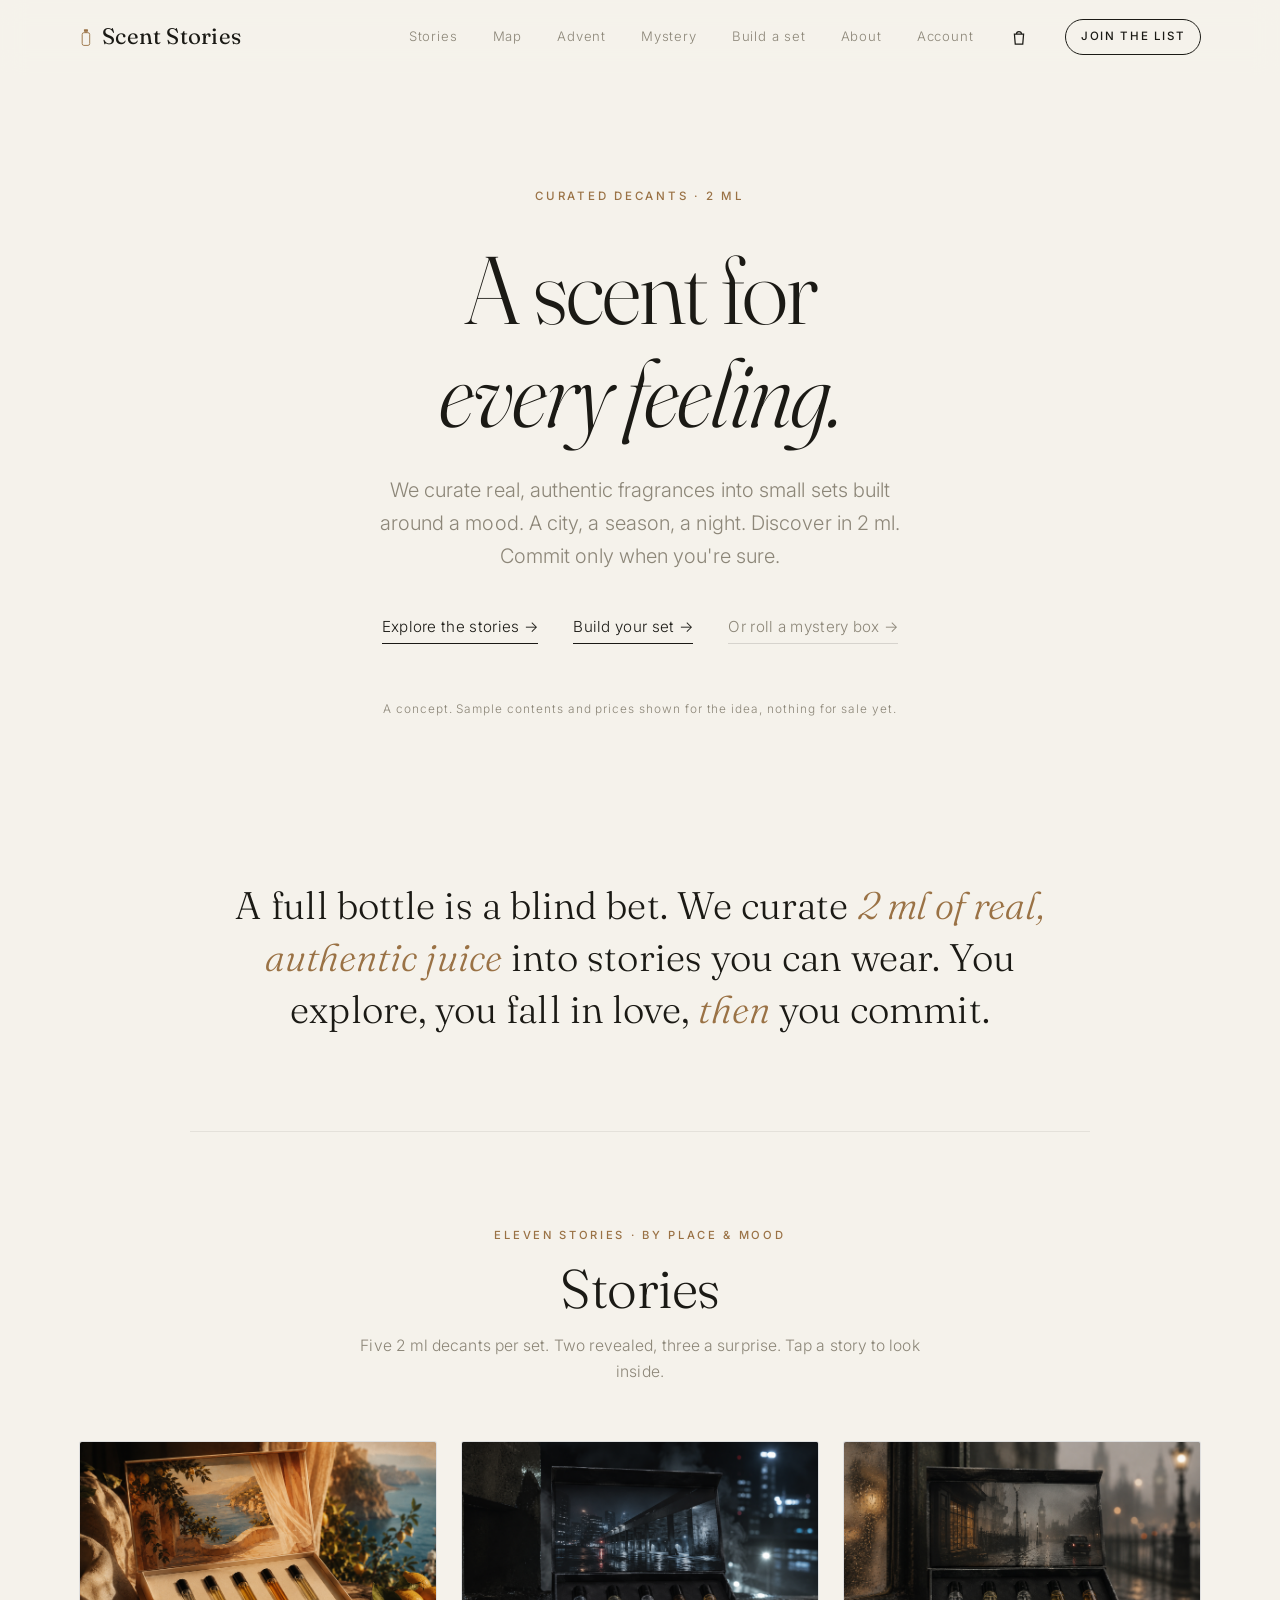
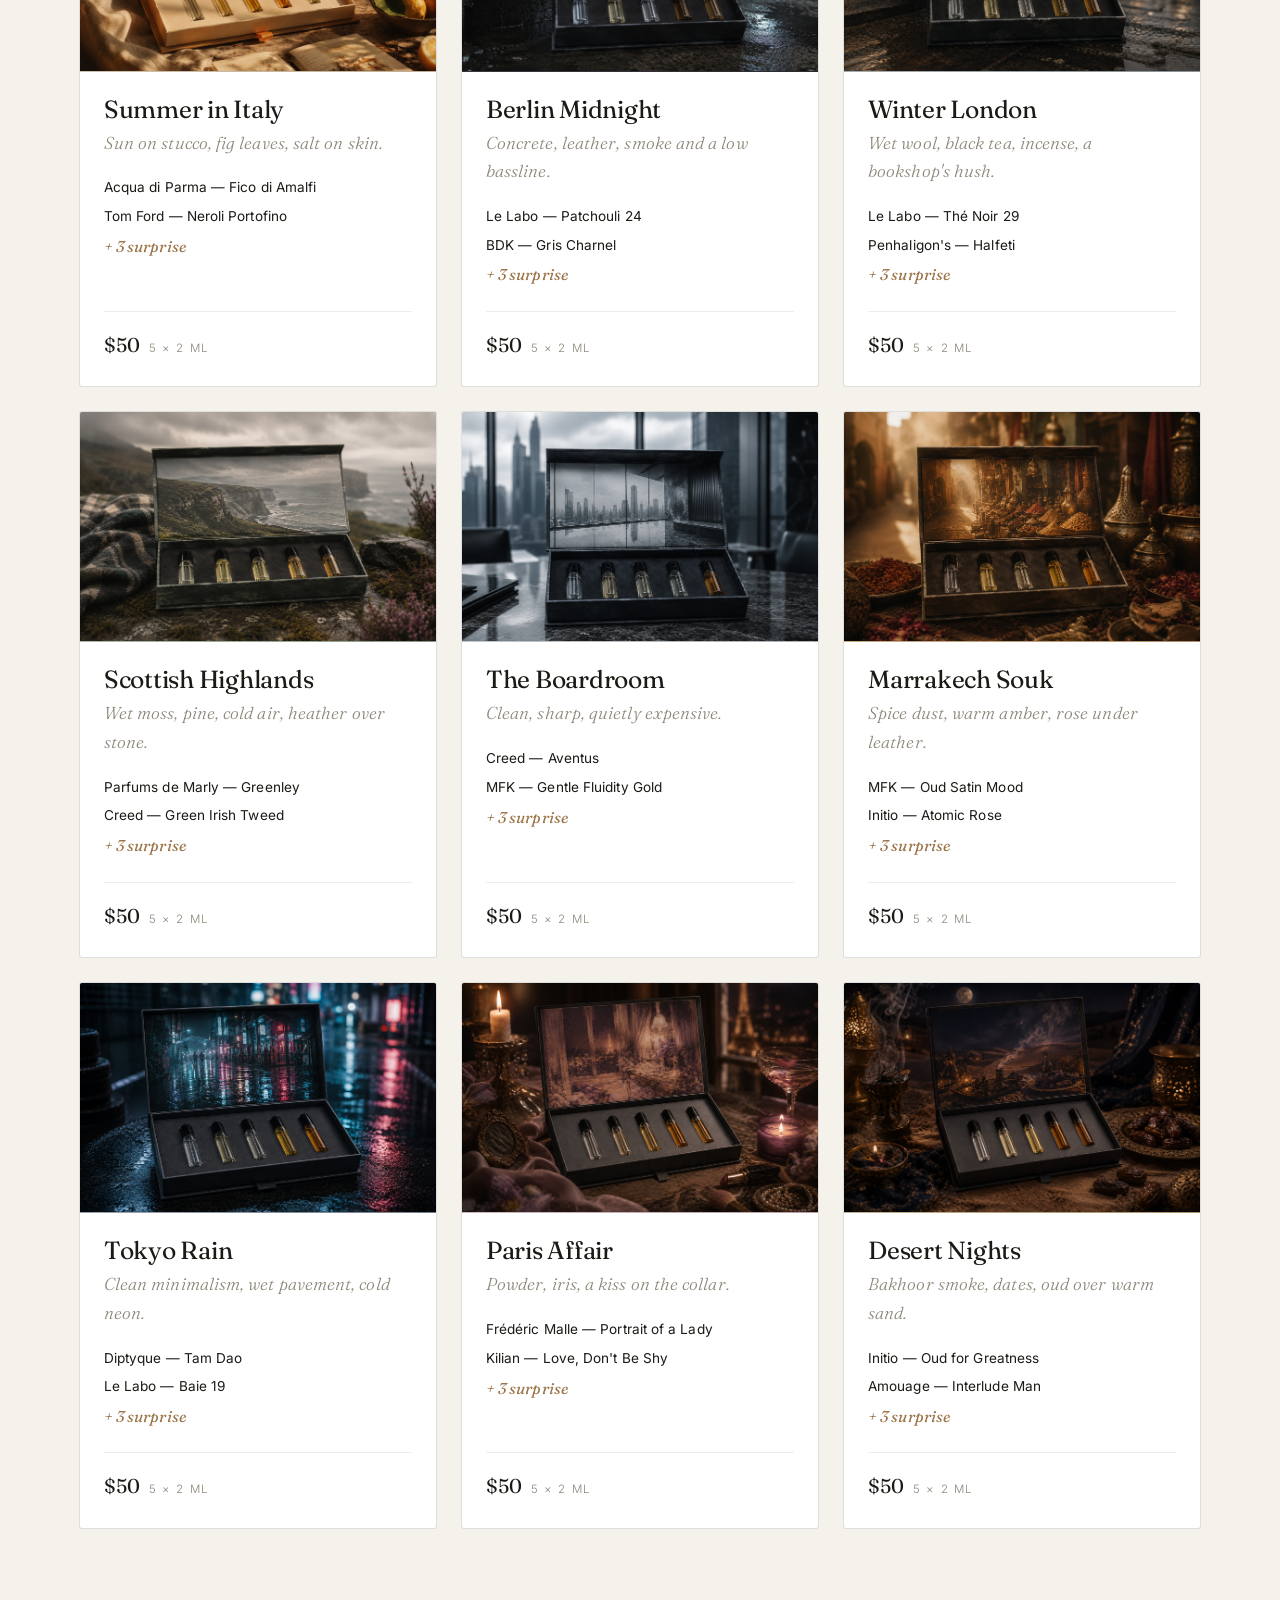
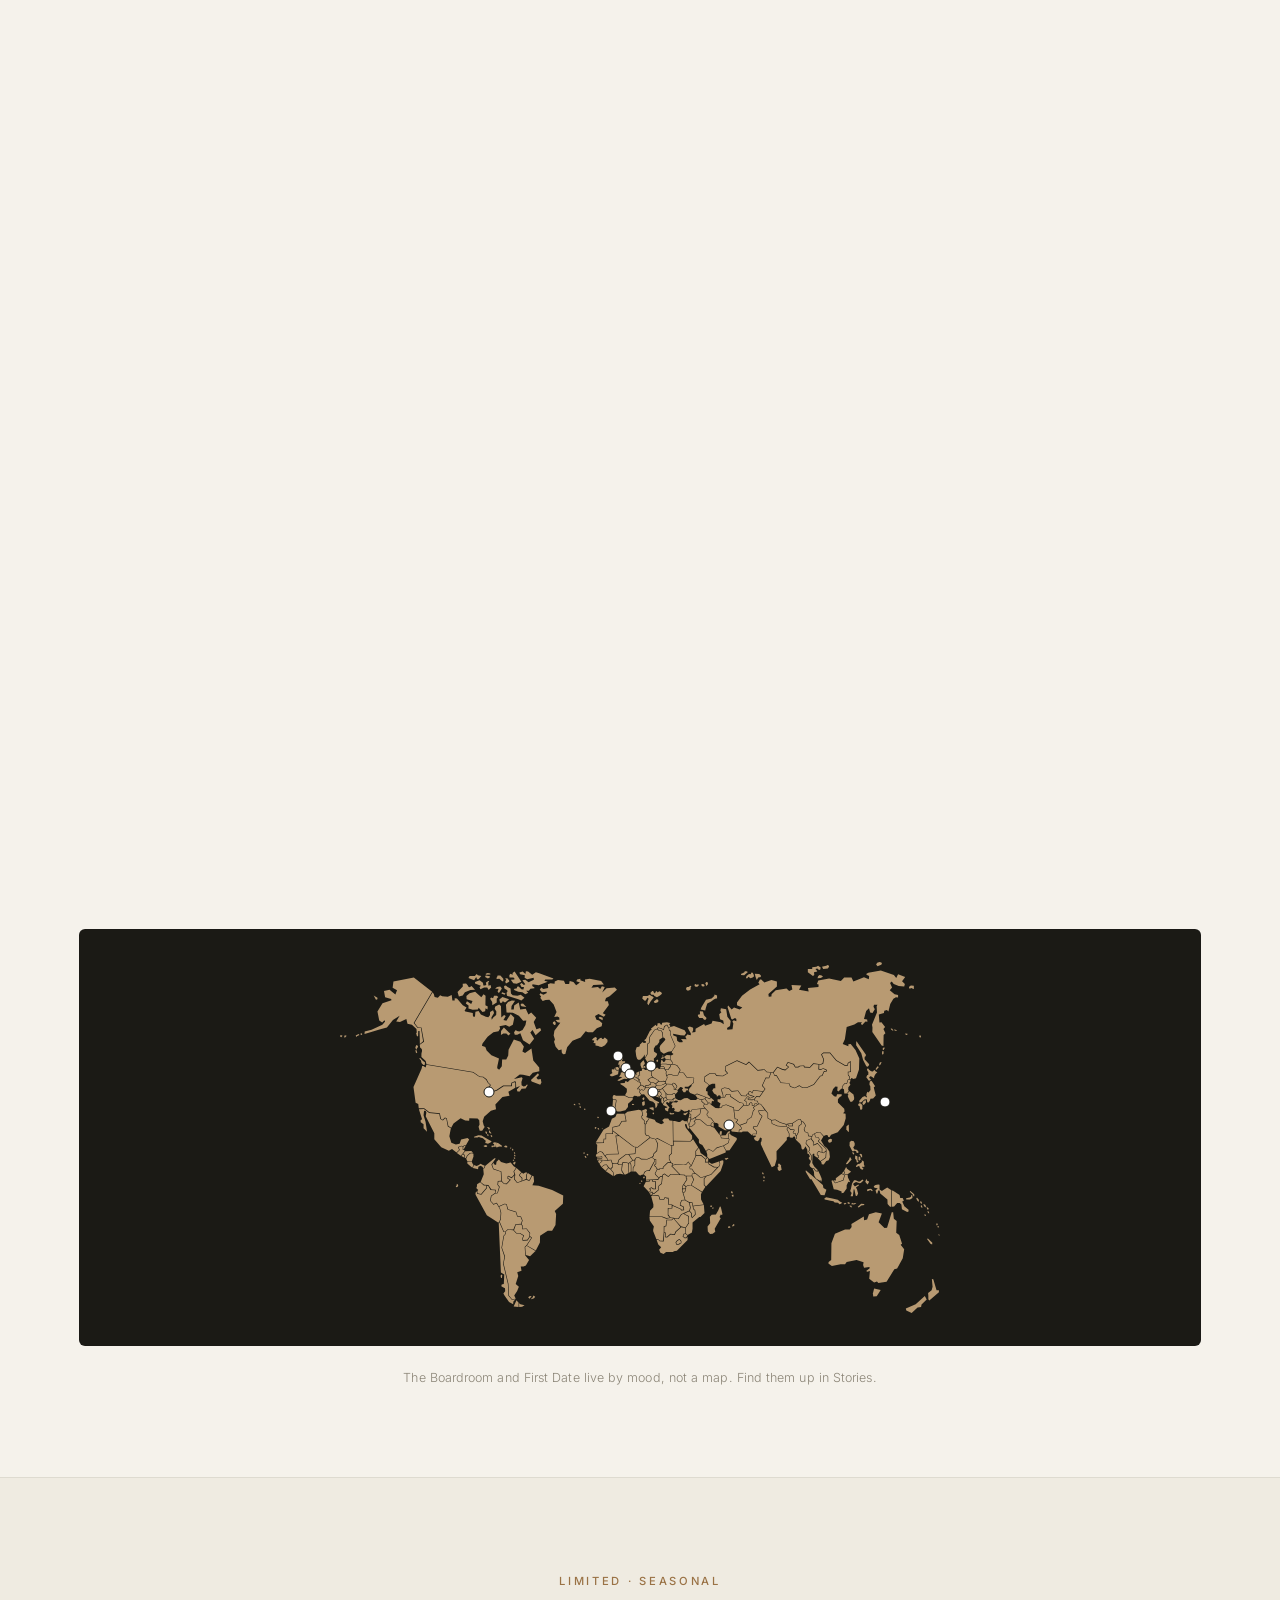
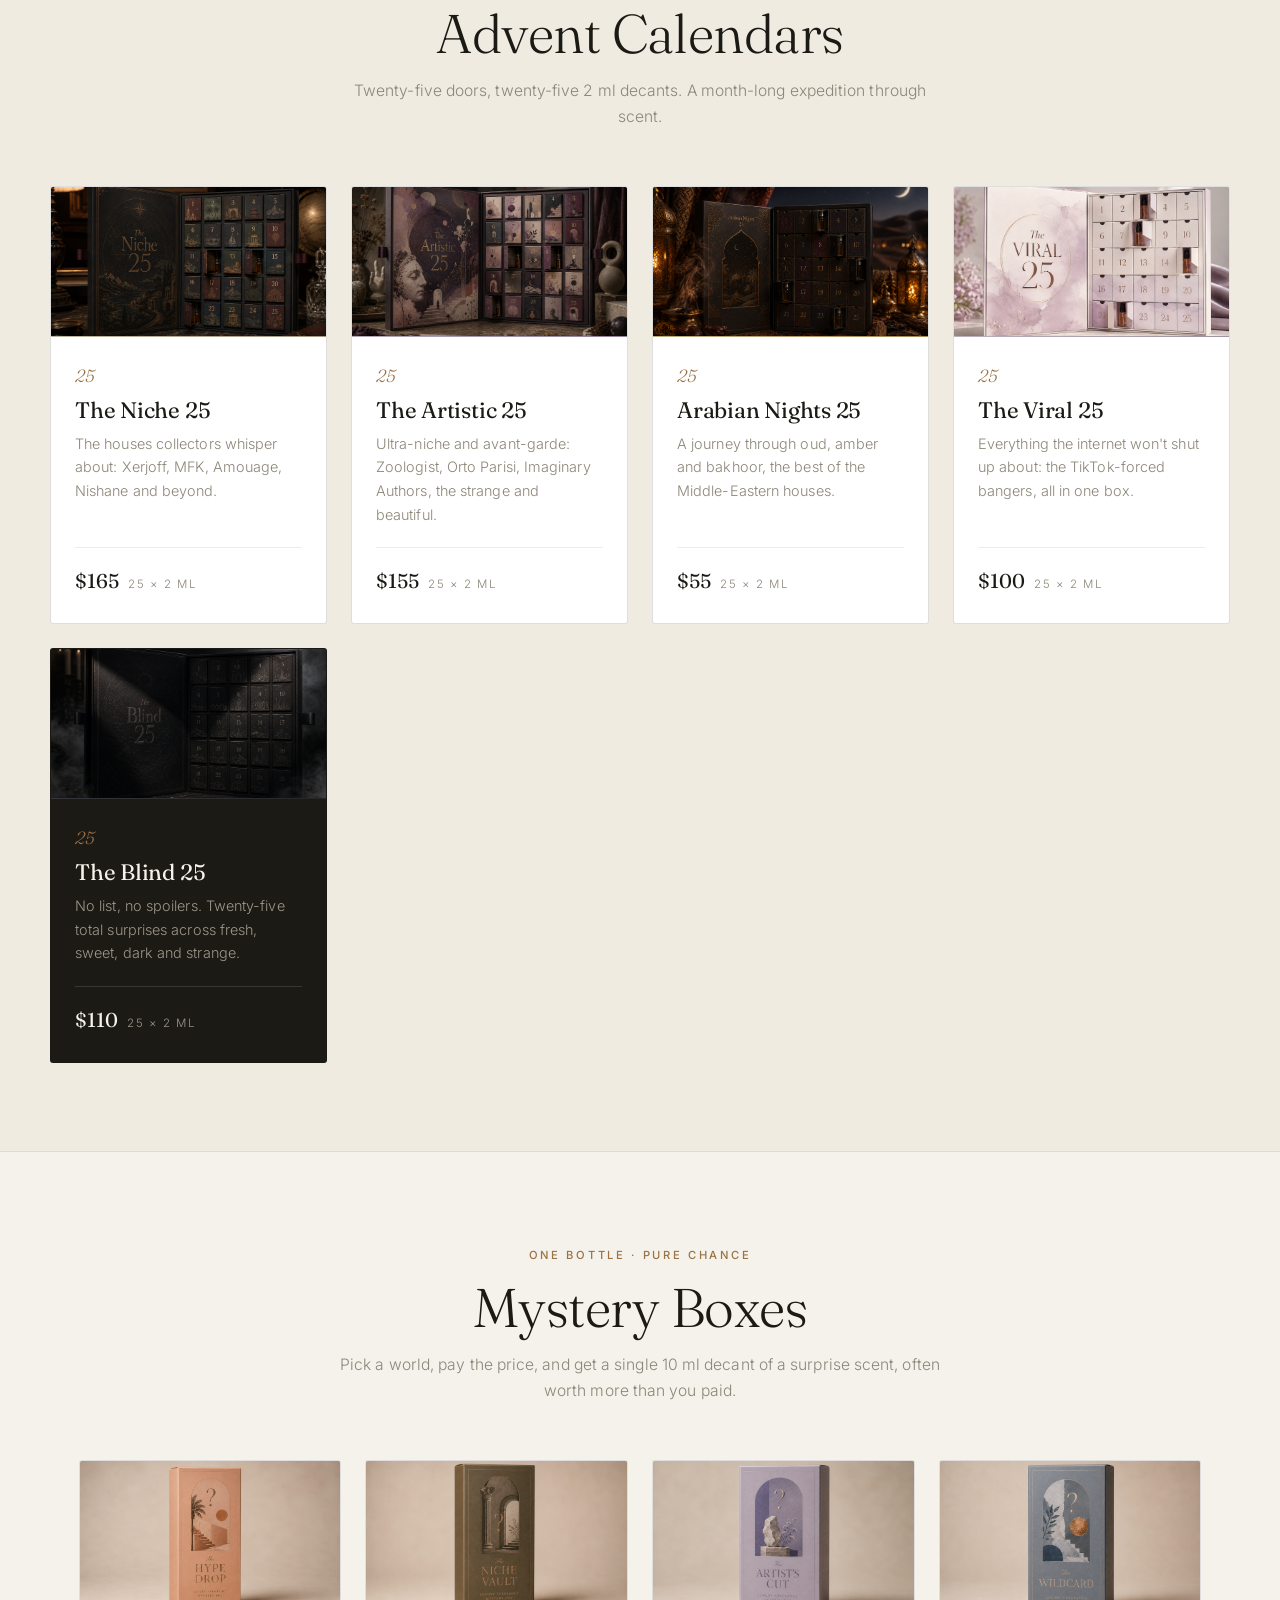
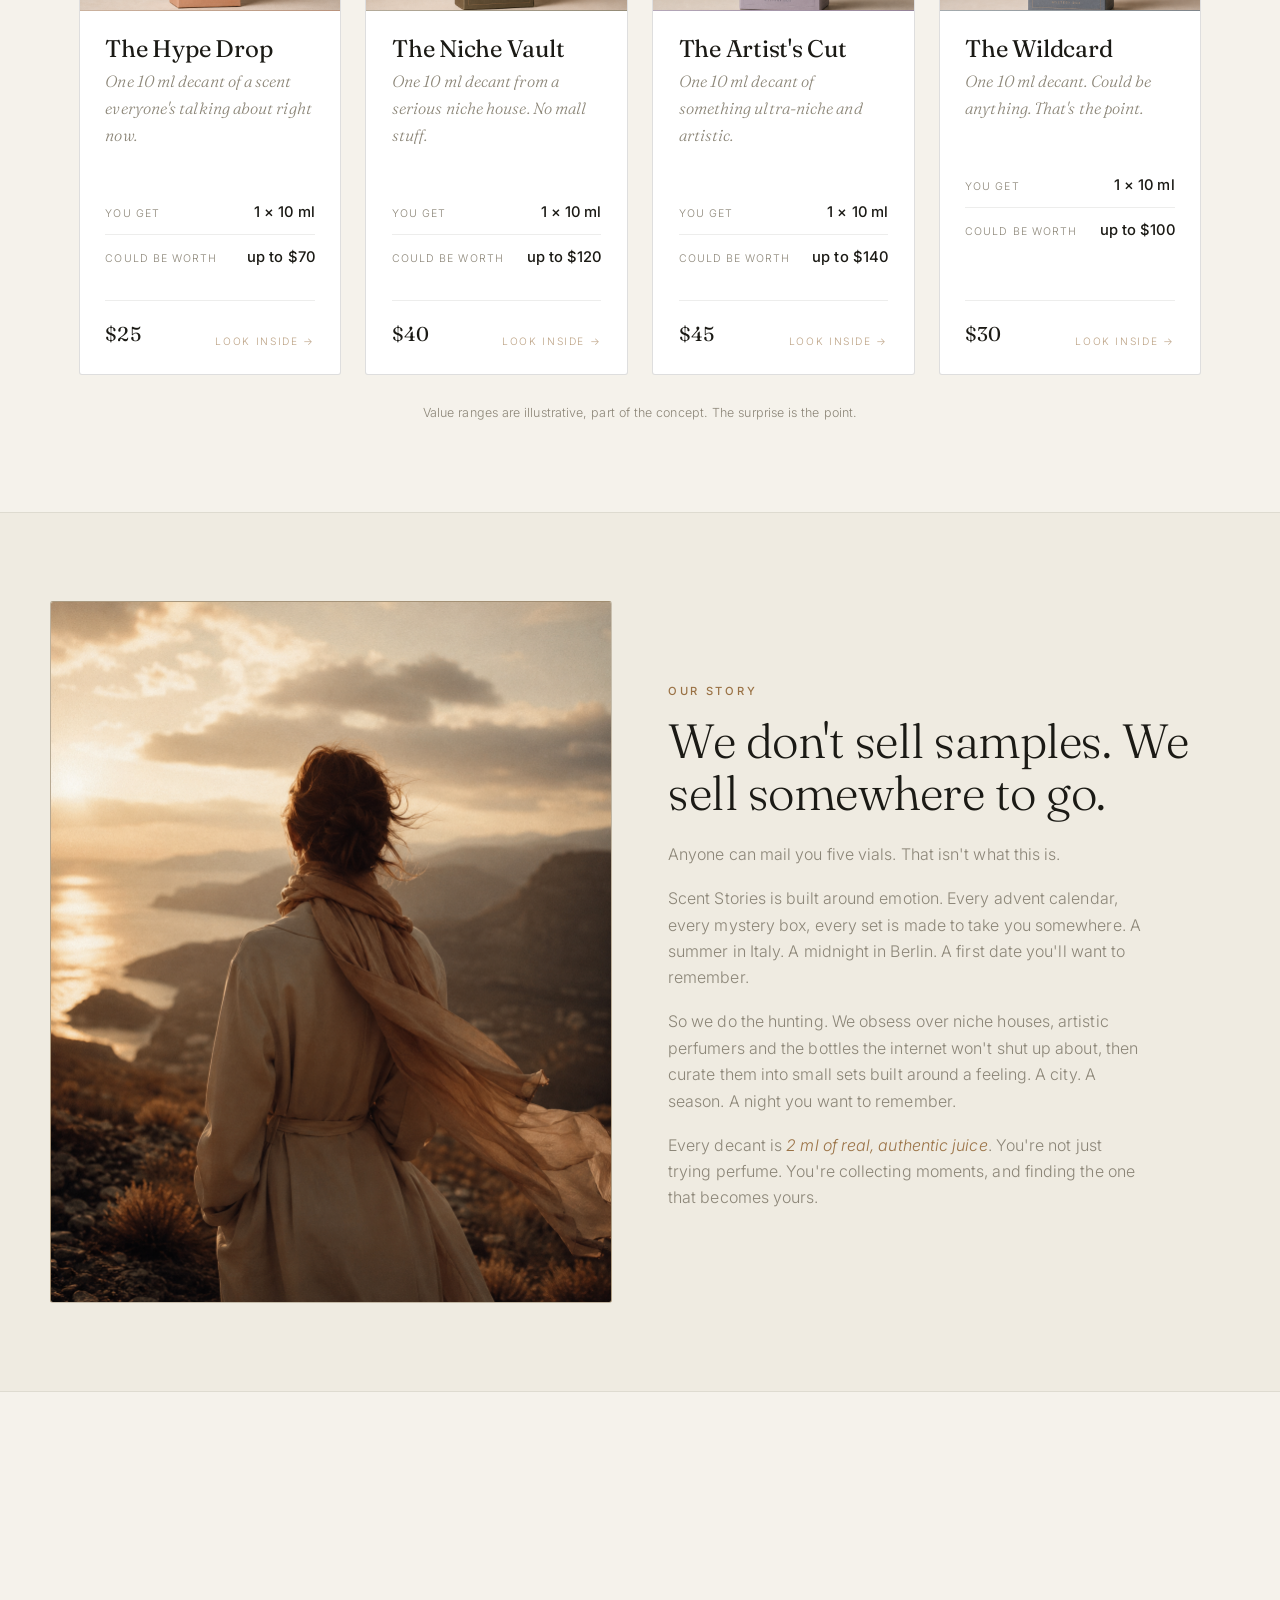
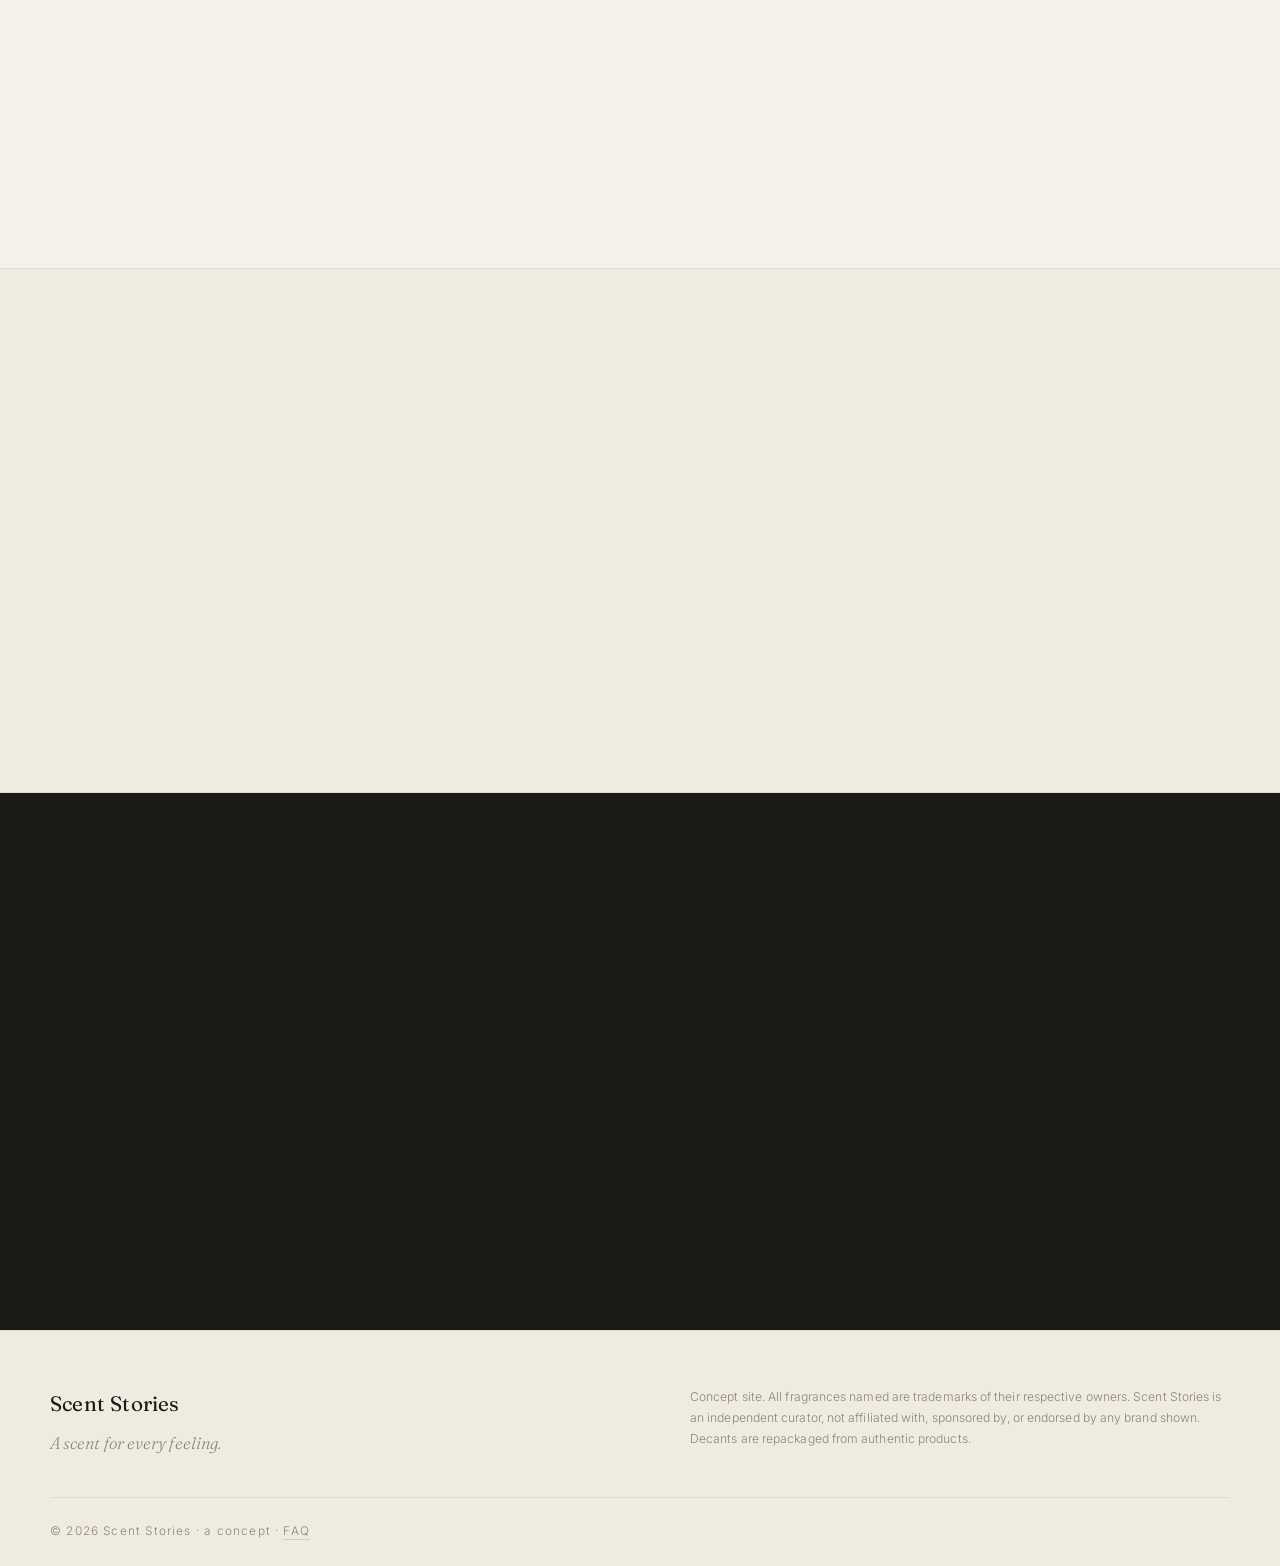
<file: index.html>
<!DOCTYPE html>
<html lang="en">
<head>
<meta charset="UTF-8" />
<meta name="viewport" content="width=device-width, initial-scale=1.0" />
<title>Scent Stories — a scent for every feeling</title>
<meta name="description" content="Curated 2ml decant sets, advent calendars and fragrance mystery boxes. A scent for every feeling." />
<link rel="preconnect" href="https://fonts.googleapis.com" />
<link rel="preconnect" href="https://fonts.gstatic.com" crossorigin />
<link href="https://fonts.googleapis.com/css2?family=Fraunces:ital,opsz,wght@0,9..144,300;0,9..144,400;1,9..144,400&family=Inter:wght@300;400;500&display=swap" rel="stylesheet" />
<link rel="icon" type="image/svg+xml" href="favicon.svg" />
<link rel="stylesheet" href="styles.css" />
<script src="analytics.js" defer></script>
</head>
<body>

<!-- NAV -->
<header class="nav" id="nav">
  <div class="nav-inner">
    <a href="#top" class="brand"><svg class="brand-mark" viewBox="0 0 24 32" aria-hidden="true"><rect x="8.5" y="2" width="7" height="4.4" rx="1" fill="currentColor"/><rect x="10.5" y="6" width="3" height="2" fill="currentColor"/><rect x="5.5" y="8" width="13" height="22" rx="3" fill="none" stroke="currentColor" stroke-width="1.6"/></svg>Scent&nbsp;Stories</a>
    <nav class="nav-links">
      <a href="#sets">Stories</a>
      <a href="#map">Map</a>
      <a href="#advent">Advent</a>
      <a href="#mystery">Mystery</a>
      <a href="quiz.html">Build a set</a>
      <a href="#about">About</a>
      <a href="account.html">Account</a>
    </nav>
    <button class="cart-btn" id="cartBtn" aria-label="Open bag">
      <svg viewBox="0 0 24 24" width="20" height="20" aria-hidden="true"><path d="M6.5 8.5 h11 l-1 12 H7.5 Z" fill="none" stroke="currentColor" stroke-width="1.5"/><path d="M9 8.5 a3 3 0 0 1 6 0" fill="none" stroke="currentColor" stroke-width="1.5"/></svg>
      <span class="cart-count" id="cartCount">0</span>
    </button>
    <a href="#waitlist" class="btn btn-pill nav-cta">Join the list</a>
    <button class="nav-toggle" aria-label="Menu" onclick="document.body.classList.toggle('nav-open')">
      <span></span><span></span><span></span>
    </button>
  </div>
</header>

<!-- HERO -->
<section class="hero" id="top">
  <div class="hero-content">
    <p class="eyebrow">Curated decants · 2&nbsp;ml</p>
    <h1 class="hero-title">A scent for<br/><em>every feeling.</em></h1>
    <p class="lede">We curate real, authentic fragrances into small sets built around a mood.
      A city, a season, a night. Discover in 2&nbsp;ml. Commit only when you're sure.</p>
    <div class="hero-actions">
      <a href="#sets" class="link-arrow">Explore the stories</a>
      <a href="quiz.html" class="link-arrow">Build your set</a>
      <a href="#mystery" class="link-arrow muted">Or roll a mystery box</a>
    </div>
  </div>
  <p class="hero-note">A concept. Sample contents and prices shown for the idea, nothing for sale yet.</p>
</section>

<!-- MANIFESTO -->
<section class="manifesto reveal">
  <p>A full bottle is a blind bet. We curate <em>2&nbsp;ml of real, authentic juice</em>
     into stories you can wear. You explore, you fall in love, <em>then</em> you commit.</p>
</section>

<!-- STORIES / SETS -->
<section class="section" id="sets">
  <div class="section-head reveal">
    <span class="kicker">Eleven stories · by place &amp; mood</span>
    <h2>Stories</h2>
    <p>Five 2&nbsp;ml decants per set. Two revealed, three a surprise. Tap a story to look inside.</p>
  </div>

  <div class="grid sets-grid">

    <article class="card set reveal">
      <div class="set-img g-italy"><img class="set-photo" src="images/summer-in-italy.png" alt="" loading="lazy" onerror="this.remove()"></div>
      <div class="set-body">
        <h3>Summer in Italy</h3>
        <p class="mood">Sun on stucco, fig leaves, salt on skin.</p>
        <ul class="notes"><li>Acqua di Parma — Fico di Amalfi</li><li>Tom Ford — Neroli Portofino</li><li class="surprise">+ 3 surprise</li></ul>
        <div class="set-foot"><div class="foot-left"><span class="price">$50</span><span class="qty">5 × 2&nbsp;ml</span></div><span class="open-hint">Look inside →</span></div>
      </div>
    </article>

    <article class="card set reveal">
      <div class="set-img g-berlin"><img class="set-photo" src="images/berlin-midnight.png" alt="" loading="lazy" onerror="this.remove()"></div>
      <div class="set-body">
        <h3>Berlin Midnight</h3>
        <p class="mood">Concrete, leather, smoke and a low bassline.</p>
        <ul class="notes"><li>Le Labo — Patchouli 24</li><li>BDK — Gris Charnel</li><li class="surprise">+ 3 surprise</li></ul>
        <div class="set-foot"><div class="foot-left"><span class="price">$50</span><span class="qty">5 × 2&nbsp;ml</span></div><span class="open-hint">Look inside →</span></div>
      </div>
    </article>

    <article class="card set reveal">
      <div class="set-img g-london"><img class="set-photo" src="images/winter-london.png" alt="" loading="lazy" onerror="this.remove()"></div>
      <div class="set-body">
        <h3>Winter London</h3>
        <p class="mood">Wet wool, black tea, incense, a bookshop's hush.</p>
        <ul class="notes"><li>Le Labo — Thé Noir 29</li><li>Penhaligon's — Halfeti</li><li class="surprise">+ 3 surprise</li></ul>
        <div class="set-foot"><div class="foot-left"><span class="price">$50</span><span class="qty">5 × 2&nbsp;ml</span></div><span class="open-hint">Look inside →</span></div>
      </div>
    </article>

    <article class="card set reveal">
      <div class="set-img g-highlands"><img class="set-photo" src="images/scottish-highlands.png" alt="" loading="lazy" onerror="this.remove()"></div>
      <div class="set-body">
        <h3>Scottish Highlands</h3>
        <p class="mood">Wet moss, pine, cold air, heather over stone.</p>
        <ul class="notes"><li>Parfums de Marly — Greenley</li><li>Creed — Green Irish Tweed</li><li class="surprise">+ 3 surprise</li></ul>
        <div class="set-foot"><div class="foot-left"><span class="price">$50</span><span class="qty">5 × 2&nbsp;ml</span></div><span class="open-hint">Look inside →</span></div>
      </div>
    </article>

    <article class="card set reveal">
      <div class="set-img g-board"><img class="set-photo" src="images/the-boardroom.png" alt="" loading="lazy" onerror="this.remove()"></div>
      <div class="set-body">
        <h3>The Boardroom</h3>
        <p class="mood">Clean, sharp, quietly expensive.</p>
        <ul class="notes"><li>Creed — Aventus</li><li>MFK — Gentle Fluidity Gold</li><li class="surprise">+ 3 surprise</li></ul>
        <div class="set-foot"><div class="foot-left"><span class="price">$50</span><span class="qty">5 × 2&nbsp;ml</span></div><span class="open-hint">Look inside →</span></div>
      </div>
    </article>

    <article class="card set reveal">
      <div class="set-img g-marrakech"><img class="set-photo" src="images/marrakech-souk.png" alt="" loading="lazy" onerror="this.remove()"></div>
      <div class="set-body">
        <h3>Marrakech Souk</h3>
        <p class="mood">Spice dust, warm amber, rose under leather.</p>
        <ul class="notes"><li>MFK — Oud Satin Mood</li><li>Initio — Atomic Rose</li><li class="surprise">+ 3 surprise</li></ul>
        <div class="set-foot"><div class="foot-left"><span class="price">$50</span><span class="qty">5 × 2&nbsp;ml</span></div><span class="open-hint">Look inside →</span></div>
      </div>
    </article>

    <article class="card set reveal">
      <div class="set-img g-tokyo"><img class="set-photo" src="images/tokyo-rain.png" alt="" loading="lazy" onerror="this.remove()"></div>
      <div class="set-body">
        <h3>Tokyo Rain</h3>
        <p class="mood">Clean minimalism, wet pavement, cold neon.</p>
        <ul class="notes"><li>Diptyque — Tam Dao</li><li>Le Labo — Baie 19</li><li class="surprise">+ 3 surprise</li></ul>
        <div class="set-foot"><div class="foot-left"><span class="price">$50</span><span class="qty">5 × 2&nbsp;ml</span></div><span class="open-hint">Look inside →</span></div>
      </div>
    </article>

    <article class="card set reveal">
      <div class="set-img g-paris"><img class="set-photo" src="images/paris-affair.png" alt="" loading="lazy" onerror="this.remove()"></div>
      <div class="set-body">
        <h3>Paris Affair</h3>
        <p class="mood">Powder, iris, a kiss on the collar.</p>
        <ul class="notes"><li>Frédéric Malle — Portrait of a Lady</li><li>Kilian — Love, Don't Be Shy</li><li class="surprise">+ 3 surprise</li></ul>
        <div class="set-foot"><div class="foot-left"><span class="price">$50</span><span class="qty">5 × 2&nbsp;ml</span></div><span class="open-hint">Look inside →</span></div>
      </div>
    </article>

    <article class="card set reveal">
      <div class="set-img g-desert"><img class="set-photo" src="images/desert-nights.png" alt="" loading="lazy" onerror="this.remove()"></div>
      <div class="set-body">
        <h3>Desert Nights</h3>
        <p class="mood">Bakhoor smoke, dates, oud over warm sand.</p>
        <ul class="notes"><li>Initio — Oud for Greatness</li><li>Amouage — Interlude Man</li><li class="surprise">+ 3 surprise</li></ul>
        <div class="set-foot"><div class="foot-left"><span class="price">$50</span><span class="qty">5 × 2&nbsp;ml</span></div><span class="open-hint">Look inside →</span></div>
      </div>
    </article>

    <article class="card set reveal">
      <div class="set-img g-ny"><img class="set-photo" src="images/new-york-penthouse.png" alt="" loading="lazy" onerror="this.remove()"></div>
      <div class="set-body">
        <h3>New York Penthouse</h3>
        <p class="mood">Ambroxan, glass, altitude. Loud on purpose.</p>
        <ul class="notes"><li>MFK — 724</li><li>Le Labo — Another 13</li><li class="surprise">+ 3 surprise</li></ul>
        <div class="set-foot"><div class="foot-left"><span class="price">$50</span><span class="qty">5 × 2&nbsp;ml</span></div><span class="open-hint">Look inside →</span></div>
      </div>
    </article>

    <article class="card set reveal">
      <div class="set-img g-date"><img class="set-photo" src="images/first-date.png" alt="" loading="lazy" onerror="this.remove()"></div>
      <div class="set-body">
        <h3>First Date</h3>
        <p class="mood">Warm, sweet, impossible not to lean closer.</p>
        <ul class="notes"><li>Kilian — Angels' Share</li><li>Nishane — Ani</li><li class="surprise">+ 3 surprise</li></ul>
        <div class="set-foot"><div class="foot-left"><span class="price">$50</span><span class="qty">5 × 2&nbsp;ml</span></div><span class="open-hint">Look inside →</span></div>
      </div>
    </article>

  </div>
</section>

<!-- SCENT MAP -->
<section class="section mapsec" id="map">
  <div class="section-head reveal">
    <span class="kicker">Travel by scent</span>
    <h2>Find your story on the map</h2>
    <p>Every set is a place. Tap a pin to open its story.</p>
  </div>
  <div class="map-wrap reveal">
    <div class="map-stage">
      <img class="map-bg" src="images/world-map.svg" alt="World map" />
      <button class="pin" style="left:24.9%;top:37.0%" data-target="New York Penthouse" aria-label="New York Penthouse"><span class="dot"></span><span class="plabel">New York Penthouse</span></button>
      <button class="pin" style="left:46.4%;top:26.8%" data-target="Scottish Highlands" aria-label="Scottish Highlands"><span class="dot"></span><span class="plabel">Scottish Highlands</span></button>
      <button class="pin" style="left:47.7%;top:30.3%" data-target="Winter London" aria-label="Winter London"><span class="dot"></span><span class="plabel">Winter London</span></button>
      <button class="pin" style="left:48.4%;top:31.9%" data-target="Paris Affair" aria-label="Paris Affair"><span class="dot"></span><span class="plabel">Paris Affair</span></button>
      <button class="pin" style="left:51.8%;top:29.7%" data-target="Berlin Midnight" aria-label="Berlin Midnight"><span class="dot"></span><span class="plabel">Berlin Midnight</span></button>
      <button class="pin" style="left:52.2%;top:37.0%" data-target="Summer in Italy" aria-label="Summer in Italy"><span class="dot"></span><span class="plabel">Summer in Italy</span></button>
      <button class="pin" style="left:45.2%;top:42.6%" data-target="Marrakech Souk" aria-label="Marrakech Souk"><span class="dot"></span><span class="plabel">Marrakech Souk</span></button>
      <button class="pin" style="left:64.8%;top:46.6%" data-target="Desert Nights" aria-label="Desert Nights"><span class="dot"></span><span class="plabel">Desert Nights</span></button>
      <button class="pin" style="left:90.8%;top:40.1%" data-target="Tokyo Rain" aria-label="Tokyo Rain"><span class="dot"></span><span class="plabel">Tokyo Rain</span></button>
    </div>
  </div>
  <p class="map-hint">The Boardroom and First Date live by mood, not a map. Find them up in Stories.</p>
</section>

<!-- ADVENT -->
<section class="section section-alt" id="advent">
  <div class="section-head reveal">
    <span class="kicker">Limited · seasonal</span>
    <h2>Advent Calendars</h2>
    <p>Twenty-five doors, twenty-five 2&nbsp;ml decants. A month-long expedition through scent.</p>
  </div>

  <div class="grid advent-grid">
    <article class="card advent reveal">
      <div class="advent-img g-advent-niche"><img class="advent-photo" src="images/advent-niche-25.png" alt="" loading="lazy" onerror="this.remove()"></div>
      <div class="advent-body">
        <span class="advent-no">25</span>
        <h3>The Niche 25</h3>
        <p>The houses collectors whisper about: Xerjoff, MFK, Amouage, Nishane and beyond.</p>
        <div class="set-foot"><div class="foot-left"><span class="price">$165</span><span class="qty">25 × 2&nbsp;ml</span></div><span class="open-hint">Look inside →</span></div>
      </div>
    </article>
    <article class="card advent reveal">
      <div class="advent-img g-advent-artistic"><img class="advent-photo" src="images/advent-artistic-25.png" alt="" loading="lazy" onerror="this.remove()"></div>
      <div class="advent-body">
        <span class="advent-no">25</span>
        <h3>The Artistic 25</h3>
        <p>Ultra-niche and avant-garde: Zoologist, Orto Parisi, Imaginary Authors, the strange and beautiful.</p>
        <div class="set-foot"><div class="foot-left"><span class="price">$155</span><span class="qty">25 × 2&nbsp;ml</span></div><span class="open-hint">Look inside →</span></div>
      </div>
    </article>
    <article class="card advent reveal">
      <div class="advent-img g-advent-arab"><img class="advent-photo" src="images/advent-arabian-25.png" alt="" loading="lazy" onerror="this.remove()"></div>
      <div class="advent-body">
        <span class="advent-no">25</span>
        <h3>Arabian Nights 25</h3>
        <p>A journey through oud, amber and bakhoor, the best of the Middle-Eastern houses.</p>
        <div class="set-foot"><div class="foot-left"><span class="price">$55</span><span class="qty">25 × 2&nbsp;ml</span></div><span class="open-hint">Look inside →</span></div>
      </div>
    </article>
    <article class="card advent reveal">
      <div class="advent-img g-advent-viral"><img class="advent-photo" src="images/advent-tiktok-25.png" alt="" loading="lazy" onerror="this.remove()"></div>
      <div class="advent-body">
        <span class="advent-no">25</span>
        <h3>The Viral 25</h3>
        <p>Everything the internet won't shut up about: the TikTok-forced bangers, all in one box.</p>
        <div class="set-foot"><div class="foot-left"><span class="price">$100</span><span class="qty">25 × 2&nbsp;ml</span></div><span class="open-hint">Look inside →</span></div>
      </div>
    </article>
    <article class="card advent advent-dark reveal">
      <div class="advent-img g-advent-blind"><img class="advent-photo" src="images/advent-blind-25.png" alt="" loading="lazy" onerror="this.remove()"></div>
      <div class="advent-body">
        <span class="advent-no">25</span>
        <h3>The Blind 25</h3>
        <p>No list, no spoilers. Twenty-five total surprises across fresh, sweet, dark and strange.</p>
        <div class="set-foot"><div class="foot-left"><span class="price">$110</span><span class="qty">25 × 2&nbsp;ml</span></div><span class="open-hint">Look inside →</span></div>
      </div>
    </article>
  </div>
</section>

<!-- MYSTERY BOXES -->
<section class="section" id="mystery">
  <div class="section-head reveal">
    <span class="kicker">One bottle · pure chance</span>
    <h2>Mystery Boxes</h2>
    <p>Pick a world, pay the price, and get a single 10&nbsp;ml decant of a surprise scent, often worth more than you paid.</p>
  </div>

  <div class="grid mystery-grid">

    <article class="card mbox reveal">
      <div class="mbox-img g-myhype"><img class="mbox-photo" src="images/mystery-hype.png" alt="" loading="lazy" onerror="this.remove()"></div>
      <div class="mbox-body">
        <h3>The Hype Drop</h3>
        <p class="mbox-sub">One 10&nbsp;ml decant of a scent everyone's talking about right now.</p>
        <ul class="mbox-facts">
          <li><span>You get</span><b>1 × 10&nbsp;ml</b></li>
          <li><span>Could be worth</span><b>up to $70</b></li>
        </ul>
        <div class="mbox-foot"><span class="price">$25</span><span class="open-hint">Look inside →</span></div>
      </div>
    </article>

    <article class="card mbox reveal">
      <div class="mbox-img g-myvault"><img class="mbox-photo" src="images/mystery-niche.png" alt="" loading="lazy" onerror="this.remove()"></div>
      <div class="mbox-body">
        <h3>The Niche Vault</h3>
        <p class="mbox-sub">One 10&nbsp;ml decant from a serious niche house. No mall stuff.</p>
        <ul class="mbox-facts">
          <li><span>You get</span><b>1 × 10&nbsp;ml</b></li>
          <li><span>Could be worth</span><b>up to $120</b></li>
        </ul>
        <div class="mbox-foot"><span class="price">$40</span><span class="open-hint">Look inside →</span></div>
      </div>
    </article>

    <article class="card mbox mbox-feature reveal">
      <div class="mbox-img g-myartist"><img class="mbox-photo" src="images/mystery-artist.png" alt="" loading="lazy" onerror="this.remove()"></div>
      <div class="mbox-body">
        <h3>The Artist's Cut</h3>
        <p class="mbox-sub">One 10&nbsp;ml decant of something ultra-niche and artistic.</p>
        <ul class="mbox-facts">
          <li><span>You get</span><b>1 × 10&nbsp;ml</b></li>
          <li><span>Could be worth</span><b>up to $140</b></li>
        </ul>
        <div class="mbox-foot"><span class="price">$45</span><span class="open-hint">Look inside →</span></div>
      </div>
    </article>

    <article class="card mbox reveal">
      <div class="mbox-img g-mywild"><img class="mbox-photo" src="images/mystery-wildcard.png" alt="" loading="lazy" onerror="this.remove()"></div>
      <div class="mbox-body">
        <h3>The Wildcard</h3>
        <p class="mbox-sub">One 10&nbsp;ml decant. Could be anything. That's the point.</p>
        <ul class="mbox-facts">
          <li><span>You get</span><b>1 × 10&nbsp;ml</b></li>
          <li><span>Could be worth</span><b>up to $100</b></li>
        </ul>
        <div class="mbox-foot"><span class="price">$30</span><span class="open-hint">Look inside →</span></div>
      </div>
    </article>

  </div>
  <p class="odds-note">Value ranges are illustrative, part of the concept. The surprise is the point.</p>
</section>

<!-- ABOUT -->
<section class="section section-alt about" id="about">
  <div class="about-grid">
    <div class="about-media reveal">
      <div class="about-img g-about"><img class="about-photo" src="images/about.png" alt="" loading="lazy" onerror="this.remove()"></div>
    </div>
    <div class="about-text reveal">
      <span class="kicker">Our story</span>
      <h2>We don't sell samples. We sell somewhere to go.</h2>
      <p>Anyone can mail you five vials. That isn't what this is.</p>
      <p>Scent Stories is built around emotion. Every advent calendar, every mystery box, every set
        is made to take you somewhere. A summer in Italy. A midnight in Berlin. A first date you'll
        want to remember.</p>
      <p>So we do the hunting. We obsess over niche houses, artistic perfumers and the bottles the
        internet won't shut up about, then curate them into small sets built around a feeling.
        A city. A season. A night you want to remember.</p>
      <p>Every decant is <em>2&nbsp;ml of real, authentic juice</em>. You're not just trying perfume.
        You're collecting moments, and finding the one that becomes yours.</p>
    </div>
  </div>
</section>

<!-- HOW IT WORKS -->
<section class="section" id="how">
  <div class="section-head reveal"><span class="kicker">Simple</span><h2>How it works</h2></div>
  <div class="grid steps-grid">
    <div class="step reveal"><span class="step-no">01</span><h3>Pick a feeling</h3><p>A story set, an advent journey, or a mystery box. You choose by mood, not by name.</p></div>
    <div class="step reveal"><span class="step-no">02</span><h3>We decant</h3><p>2&nbsp;ml of each: authentic juice, hand-filled, sealed and labelled with its story.</p></div>
    <div class="step reveal"><span class="step-no">03</span><h3>Wear it</h3><p>Live with each scent for a few days and feel where it takes you.</p></div>
    <div class="step reveal"><span class="step-no">04</span><h3>Find your signature</h3><p>Fall for one? We point you to the full bottle and credit your decant toward it.</p></div>
  </div>
</section>

<!-- REVIEWS -->
<section class="section section-alt reviews" id="reviews">
  <div class="section-head reveal"><span class="kicker">Kind words</span><h2>Loved by the curious</h2></div>
  <div class="grid reviews-grid">
    <figure class="review reveal">
      <div class="stars">★★★★★</div>
      <blockquote>Got myself the Tokyo Rain set and Tam Dao is my daily now.</blockquote>
      <figcaption>Mara · LA</figcaption>
    </figure>
    <figure class="review reveal">
      <div class="stars">★★★★★</div>
      <blockquote>Got the Niche 25 for my bf and he absolutely loved it.</blockquote>
      <figcaption>Daniel · Orlando</figcaption>
    </figure>
    <figure class="review reveal">
      <div class="stars">★★★★☆</div>
      <blockquote>The Wildcard mystery box was both fun and actually profitable for me.</blockquote>
      <figcaption>Sofia · NYC</figcaption>
    </figure>
  </div>
  <p class="swipe-hint" aria-hidden="true">swipe&nbsp;→</p>
</section>

<!-- WAITLIST -->
<section class="waitlist" id="waitlist">
  <div class="waitlist-inner reveal">
    <span class="kicker">Be first</span>
    <h2>Join the list</h2>
    <p>We're curating the first drop now. Get early access and a founding-member discount.</p>
    <form class="wl-form" onsubmit="event.preventDefault(); try{localStorage.setItem('ss_email', this.querySelector('input').value);}catch(e){} if(window.ssTrack)ssTrack('waitlist_signup'); this.reset(); document.getElementById('wl-msg').classList.add('show');">
      <input type="email" required placeholder="you@example.com" aria-label="Email" />
      <button type="submit" class="btn btn-solid">Get early access</button>
    </form>
    <p id="wl-msg" class="wl-msg">You're on the list. (Concept demo, nothing was sent.)</p>
  </div>
</section>

<!-- FOOTER -->
<footer class="footer">
  <div class="footer-inner">
    <div class="footer-brand"><span class="brand">Scent&nbsp;Stories</span><p>A scent for every feeling.</p></div>
    <p class="disclaimer">Concept site. All fragrances named are trademarks of their respective owners.
      Scent Stories is an independent curator, not affiliated with, sponsored by, or endorsed by any brand shown.
      Decants are repackaged from authentic products.</p>
  </div>
  <div class="footer-bottom">© 2026 Scent Stories · a concept · <a href="faq.html" class="footer-link">FAQ</a></div>
</footer>

<!-- PRODUCT MODAL -->
<div class="modal" id="modal" aria-hidden="true">
  <div class="modal-overlay" data-close></div>
  <div class="modal-panel" role="dialog" aria-modal="true" aria-labelledby="modalTitle">
    <button class="modal-close" data-close aria-label="Close">×</button>
    <div class="modal-media" id="modalMedia"></div>
    <div class="modal-body">
      <span class="kicker" id="modalKicker">The set</span>
      <h3 id="modalTitle"></h3>
      <p class="modal-tagline" id="modalTagline"></p>
      <p class="modal-price" id="modalPrice"></p>
      <p class="modal-listlabel" id="modalListLabel">Inside</p>
      <ul class="modal-list" id="modalList"></ul>
      <p class="modal-next">First drop ships this autumn. Add it to your bag now, nothing is charged,
        this is a concept.</p>
      <button class="btn btn-solid full" id="modalAdd">Add to bag</button>
    </div>
  </div>
</div>

<!-- CART DRAWER -->
<div class="cart" id="cart" aria-hidden="true">
  <div class="cart-overlay" data-cart-close></div>
  <aside class="cart-panel" role="dialog" aria-label="Your bag">
    <div class="cart-head"><h3>Your bag</h3><button class="cart-x" data-cart-close aria-label="Close">×</button></div>
    <ul class="cart-items" id="cartItems"></ul>
    <p class="cart-empty" id="cartEmpty">Your bag is empty. <a href="#sets" data-cart-close class="link-arrow">Explore the stories</a></p>
    <div class="cart-foot" id="cartFoot" hidden>
      <div class="cart-sub"><span>Subtotal</span><span id="cartSubtotal">$0</span></div>
      <p class="cart-note">Concept demo. Checkout isn't live yet, the first drop ships this autumn.</p>
      <button class="btn btn-solid full" id="cartCheckout">Checkout</button>
    </div>
  </aside>
</div>

<script>
const $=id=>document.getElementById(id);
// scroll reveal
const io=new IntersectionObserver((es)=>{es.forEach(e=>{if(e.isIntersecting){e.target.classList.add('in');io.unobserve(e.target);}})},{threshold:0.1});
document.querySelectorAll('.reveal').forEach(el=>io.observe(el));
// nav
const nav=document.getElementById('nav');
addEventListener('scroll',()=>nav.classList.toggle('scrolled',scrollY>16));
document.querySelectorAll('.nav-links a').forEach(a=>a.addEventListener('click',()=>document.body.classList.remove('nav-open')));

// product modal
const modal=document.getElementById('modal');
let currentProduct=null, currentPrice=0;
function openModal(card){
  const type = card.classList.contains('advent')?'advent':card.classList.contains('mbox')?'mystery':'set';
  const media=card.querySelector('.set-img,.advent-img,.mbox-img');
  $('modalMedia').innerHTML = media?media.outerHTML:'';
  currentProduct = card.querySelector('h3').textContent;
  if(window.ssTrack)ssTrack('product_open',{kind:type,title:currentProduct});
  $('modalTitle').textContent = currentProduct;
  const tag=card.querySelector('.mood,.mbox-sub,.advent-body p');
  $('modalTagline').textContent = tag?tag.textContent:'';
  $('modalKicker').textContent = type==='mystery'?'Mystery box':type==='advent'?'Advent calendar':'The set';
  // price + qty
  const price=card.querySelector('.price'), qty=card.querySelector('.qty');
  $('modalPrice').textContent = [price&&price.textContent, qty&&qty.textContent].filter(Boolean).join('  ·  ');
  currentPrice = price?parseFloat(price.textContent.replace(/[^0-9.]/g,'')):0;
  // list (set notes, or mystery facts)
  const list=$('modalList'); list.innerHTML='';
  const noteEls=card.querySelectorAll('.notes li');
  const factEls=card.querySelectorAll('.mbox-facts li');
  if(noteEls.length){
    noteEls.forEach(li=>{const l=document.createElement('li'); l.textContent=li.textContent; if(li.classList.contains('surprise'))l.classList.add('surprise'); list.appendChild(l);});
    $('modalListLabel').textContent='Inside the set'; $('modalListLabel').style.display=''; list.style.display='';
  } else if(factEls.length){
    factEls.forEach(li=>{const l=document.createElement('li'); const s=li.querySelector('span'), b=li.querySelector('b'); l.innerHTML='<span class="ml-label">'+(s?s.textContent:'')+'</span> '+(b?b.textContent:''); list.appendChild(l);});
    $('modalListLabel').textContent='The box'; $('modalListLabel').style.display=''; list.style.display='';
  } else { $('modalListLabel').style.display='none'; list.style.display='none'; }
  modal.classList.add('open'); modal.setAttribute('aria-hidden','false'); document.body.style.overflow='hidden';
}
function closeModal(){ modal.classList.remove('open'); modal.setAttribute('aria-hidden','true'); document.body.style.overflow=''; }
document.querySelectorAll('.set,.advent,.mbox').forEach(card=>{
  card.style.cursor='pointer';
  card.addEventListener('click',e=>{ if(e.target.closest('a'))return; openModal(card); });
});
modal.querySelectorAll('[data-close]').forEach(el=>el.addEventListener('click',closeModal));
document.querySelectorAll('.pin').forEach(pin=>{
  pin.addEventListener('click',()=>{ const t=pin.getAttribute('data-target'); const card=[...document.querySelectorAll('.set')].find(c=>c.querySelector('h3').textContent===t); if(card)openModal(card); });
});

// cart
const cart=$('cart');
function getCart(){try{return JSON.parse(localStorage.getItem('ss_cart')||'[]');}catch(e){return [];}}
function saveCart(c){try{localStorage.setItem('ss_cart',JSON.stringify(c));}catch(e){} renderCart();}
function addToCart(name,price){const c=getCart();const it=c.find(x=>x.name===name);if(it){it.qty++;}else{c.push({name:name,price:price,qty:1});}saveCart(c);}
function cartCount(){return getCart().reduce((n,i)=>n+i.qty,0);}
function money(n){return '$'+(Math.round(n*100)/100);}
function renderCart(){
  const c=getCart(); const n=cartCount();
  $('cartCount').textContent=n; $('cartCount').style.visibility=n?'visible':'hidden';
  const list=$('cartItems'); list.innerHTML='';
  if(!c.length){$('cartEmpty').hidden=false; $('cartFoot').hidden=true; return;}
  $('cartEmpty').hidden=true; $('cartFoot').hidden=false;
  c.forEach((it,idx)=>{
    const li=document.createElement('li'); li.className='cart-item';
    const info=document.createElement('div'); info.className='ci-info';
    info.innerHTML='<span class="ci-name"></span><span class="ci-price"></span>';
    info.querySelector('.ci-name').textContent=it.name; info.querySelector('.ci-price').textContent=money(it.price);
    const ctrl=document.createElement('div'); ctrl.className='ci-qty';
    const minus=document.createElement('button'); minus.textContent='−'; minus.setAttribute('aria-label','Decrease');
    const q=document.createElement('span'); q.textContent=it.qty;
    const plus=document.createElement('button'); plus.textContent='+'; plus.setAttribute('aria-label','Increase');
    minus.addEventListener('click',()=>{const a=getCart();a[idx].qty--;if(a[idx].qty<=0)a.splice(idx,1);saveCart(a);});
    plus.addEventListener('click',()=>{const a=getCart();a[idx].qty++;saveCart(a);});
    ctrl.append(minus,q,plus);
    li.append(info,ctrl); list.appendChild(li);
  });
  $('cartSubtotal').textContent=money(c.reduce((s,i)=>s+i.price*i.qty,0));
}
function openCart(){cart.classList.add('open');cart.setAttribute('aria-hidden','false');document.body.style.overflow='hidden';}
function closeCart(){cart.classList.remove('open');cart.setAttribute('aria-hidden','true');document.body.style.overflow='';}
$('cartBtn').addEventListener('click',openCart);
cart.querySelectorAll('[data-cart-close]').forEach(el=>el.addEventListener('click',closeCart));
$('cartCheckout').addEventListener('click',()=>{ if(window.ssTrack)ssTrack('checkout_click'); closeCart(); location.hash='#waitlist'; });
$('modalAdd').addEventListener('click',()=>{ if(currentProduct){ if(window.ssTrack)ssTrack('add_to_bag',{product:currentProduct,price:currentPrice||0}); addToCart(currentProduct,currentPrice||0); closeModal(); openCart(); } });
renderCart();
if(location.hash==='#bag'){ openCart(); }

addEventListener('keydown',e=>{ if(e.key==='Escape'){closeModal();closeCart();} });
</script>
</body>
</html>
</file>
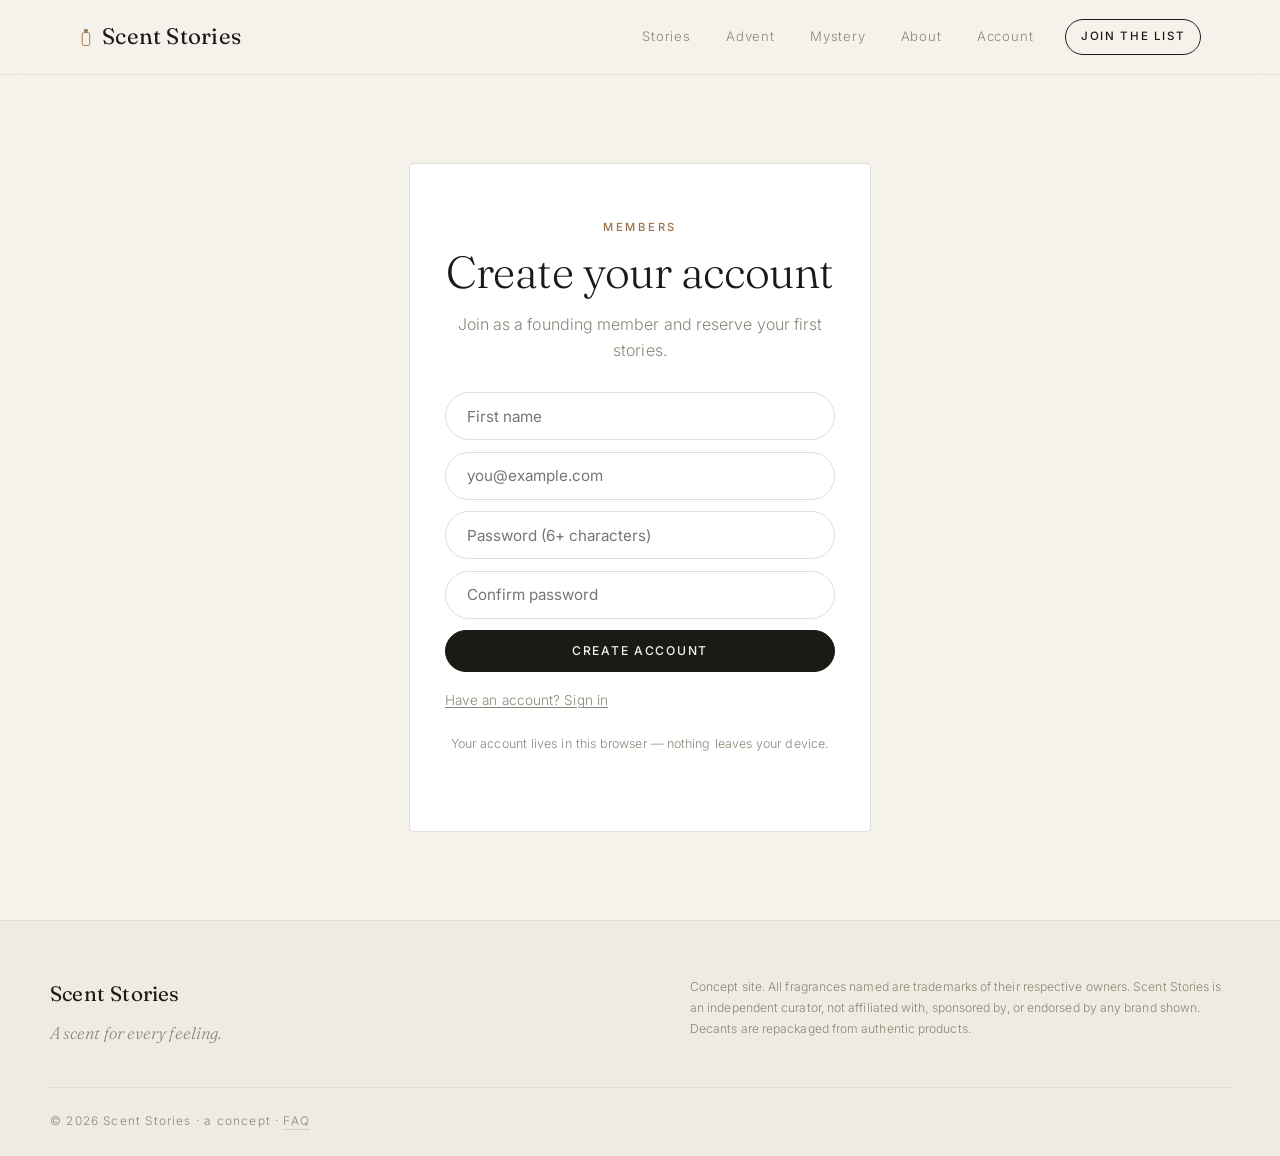
<file: account.html>
<!DOCTYPE html>
<html lang="en">
<head>
<meta charset="UTF-8" />
<meta name="viewport" content="width=device-width, initial-scale=1.0" />
<title>Scent Stories — Sign in</title>
<meta name="description" content="Sign in to your Scent Stories account — reserved stories, decant credit and scent profile." />
<link rel="preconnect" href="https://fonts.googleapis.com" />
<link rel="preconnect" href="https://fonts.gstatic.com" crossorigin />
<link href="https://fonts.googleapis.com/css2?family=Fraunces:ital,opsz,wght@0,9..144,300;0,9..144,400;1,9..144,400&family=Inter:wght@300;400;500&display=swap" rel="stylesheet" />
<link rel="icon" type="image/svg+xml" href="favicon.svg" />
<link rel="stylesheet" href="styles.css" />
<script src="analytics.js" defer></script>
</head>
<body>

<!-- NAV -->
<header class="nav scrolled" id="nav">
  <div class="nav-inner">
    <a href="index.html#top" class="brand"><svg class="brand-mark" viewBox="0 0 24 32" aria-hidden="true"><rect x="8.5" y="2" width="7" height="4.4" rx="1" fill="currentColor"/><rect x="10.5" y="6" width="3" height="2" fill="currentColor"/><rect x="5.5" y="8" width="13" height="22" rx="3" fill="none" stroke="currentColor" stroke-width="1.6"/></svg>Scent&nbsp;Stories</a>
    <nav class="nav-links">
      <a href="index.html#sets">Stories</a>
      <a href="index.html#advent">Advent</a>
      <a href="index.html#mystery">Mystery</a>
      <a href="index.html#about">About</a>
      <a href="account.html">Account</a>
    </nav>
    <a href="index.html#waitlist" class="btn btn-pill nav-cta">Join the list</a>
    <button class="nav-toggle" aria-label="Menu" onclick="document.body.classList.toggle('nav-open')">
      <span></span><span></span><span></span>
    </button>
  </div>
</header>

<!-- SIGN IN / SIGN UP / RESET -->
<section class="section acc-signin" id="signin">
  <div class="signin-card fade-in">
    <span class="kicker">Members</span>
    <h2 id="authTitle">Welcome back</h2>
    <p id="authSub">Sign in to see your reserved stories, decant credit and scent profile.</p>
    <form id="authForm" class="signin-form auth-form" novalidate autocomplete="on">
      <input id="fName" type="text" placeholder="First name" aria-label="First name" autocomplete="given-name" hidden />
      <input id="fEmail" type="email" required placeholder="you@example.com" aria-label="Email" autocomplete="email" />
      <input id="fPass" type="password" required placeholder="Password" aria-label="Password" autocomplete="current-password" minlength="6" />
      <input id="fPass2" type="password" placeholder="Confirm password" aria-label="Confirm password" autocomplete="new-password" hidden />
      <p class="auth-error" id="authError" role="alert" hidden></p>
      <button type="submit" class="btn btn-solid full" id="authSubmit">Sign in</button>
    </form>
    <div class="auth-links">
      <a href="#" id="linkForgot">Forgot password?</a>
      <a href="#" id="linkToggle">Create an account</a>
    </div>
    <p class="signin-note" id="authNote">Your account lives in this browser — nothing leaves your device.</p>
  </div>
</section>

<!-- FOOTER -->
<footer class="footer">
  <div class="footer-inner">
    <div class="footer-brand"><span class="brand">Scent&nbsp;Stories</span><p>A scent for every feeling.</p></div>
    <p class="disclaimer">Concept site. All fragrances named are trademarks of their respective owners.
      Scent Stories is an independent curator, not affiliated with, sponsored by, or endorsed by any brand shown.
      Decants are repackaged from authentic products.</p>
  </div>
  <div class="footer-bottom">© 2026 Scent Stories · a concept · <a href="faq.html" class="footer-link">FAQ</a></div>
</footer>

<script>
const $=id=>document.getElementById(id);
function getEmail(){ try{return localStorage.getItem('ss_email');}catch(e){return null;} }
function getAccounts(){ try{return JSON.parse(localStorage.getItem('ss_accounts')||'{}');}catch(e){return {};} }
function saveAccounts(a){ try{localStorage.setItem('ss_accounts',JSON.stringify(a));}catch(e){} }
function nameFromEmail(e){ if(!e)return 'friend'; const n=e.split('@')[0].replace(/[._]/g,' '); return n.charAt(0).toUpperCase()+n.slice(1); }
function normEmail(e){ return (e||'').trim().toLowerCase(); }
function validEmail(e){ return /^[^\s@]+@[^\s@]+\.[^\s@]+$/.test(e); }
async function hash(pw){
  try{
    const buf=await crypto.subtle.digest('SHA-256', new TextEncoder().encode('ss·'+pw));
    return Array.from(new Uint8Array(buf)).map(b=>b.toString(16).padStart(2,'0')).join('');
  }catch(e){ return 'p:'+pw; } // fallback for non-secure contexts (local file://)
}

// Already signed in? Go straight to the dashboard.
(function(){ const e=getEmail(); if(e && getAccounts()[e]) location.replace('dashboard.html'); })();

/* ---- Auth UI ---- */
let authMode='signin'; // signin | signup | forgot
function showError(msg){ const el=$('authError'); if(!msg){el.hidden=true;el.textContent='';return;} el.textContent=msg; el.hidden=false; }
function setMode(mode){
  authMode=mode; showError('');
  const name=$('fName'), pass=$('fPass'), pass2=$('fPass2');
  const accounts=getAccounts();
  if(mode==='signin'){
    $('authTitle').textContent = Object.keys(accounts).length? 'Welcome back':'Your account';
    $('authSub').textContent='Sign in to see your reserved stories, decant credit and scent profile.';
    name.hidden=true; pass.hidden=false; pass.setAttribute('autocomplete','current-password'); pass2.hidden=true;
    $('authSubmit').textContent='Sign in';
    $('linkForgot').hidden=false; $('linkToggle').textContent='Create an account';
  } else if(mode==='signup'){
    $('authTitle').textContent='Create your account';
    $('authSub').textContent='Join as a founding member and reserve your first stories.';
    name.hidden=false; pass.hidden=false; pass.setAttribute('autocomplete','new-password'); pass2.hidden=false;
    $('authSubmit').textContent='Create account';
    $('linkForgot').hidden=true; $('linkToggle').textContent='Have an account? Sign in';
  } else { // forgot
    $('authTitle').textContent='Reset your password';
    $('authSub').textContent='Enter your email and a new password to regain access on this device.';
    name.hidden=true; pass.hidden=false; pass.setAttribute('autocomplete','new-password'); pass2.hidden=false;
    $('authSubmit').textContent='Set new password';
    $('linkForgot').hidden=true; $('linkToggle').textContent='Back to sign in';
  }
  $('fPass').placeholder = (mode==='signin')?'Password':'Password (6+ characters)';
}

async function handleAuth(e){
  e.preventDefault(); showError('');
  const email=normEmail($('fEmail').value), pw=$('fPass').value, pw2=$('fPass2').value, nm=$('fName').value.trim();
  if(!validEmail(email)) return showError('Please enter a valid email address.');
  const accounts=getAccounts();

  if(authMode==='signin'){
    const acc=accounts[email];
    if(!acc) return showError('No account found for that email. Create one below.');
    if(acc.hash!==await hash(pw)) return showError('Incorrect password. Try again or reset it.');
    enterAccount(email);
  } else if(authMode==='signup'){
    if(accounts[email]) return showError('An account with that email already exists. Sign in instead.');
    if(pw.length<6) return showError('Password must be at least 6 characters.');
    if(pw!==pw2) return showError('Passwords do not match.');
    accounts[email]={ name:nm||nameFromEmail(email), hash:await hash(pw), created:Date.now(), credit:0 };
    saveAccounts(accounts);
    if(window.ssTrack) ssTrack('account_created');
    enterAccount(email);
  } else { // forgot
    if(!accounts[email]) return showError('No account found for that email on this device.');
    if(pw.length<6) return showError('Password must be at least 6 characters.');
    if(pw!==pw2) return showError('Passwords do not match.');
    accounts[email].hash=await hash(pw); saveAccounts(accounts);
    enterAccount(email);
  }
}

function enterAccount(email){
  try{localStorage.setItem('ss_email',email);}catch(e){}
  if(window.ssTrack) ssTrack('account_signin');
  // Obvious transition into the account: fade the page out, then navigate.
  const btn=$('authSubmit'); if(btn){ btn.textContent='Taking you in…'; btn.disabled=true; }
  document.body.classList.add('page-leave');
  setTimeout(()=>{ location.href='dashboard.html'; }, 420);
}

$('authForm').addEventListener('submit',handleAuth);
$('linkToggle').addEventListener('click',e=>{ e.preventDefault(); setMode(authMode==='signin'?'signup':'signin'); });
$('linkForgot').addEventListener('click',e=>{ e.preventDefault(); setMode('forgot'); });
document.querySelectorAll('.nav-links a').forEach(a=>a.addEventListener('click',()=>document.body.classList.remove('nav-open')));
setMode(Object.keys(getAccounts()).length?'signin':'signup');
</script>
</body>
</html>
</file>
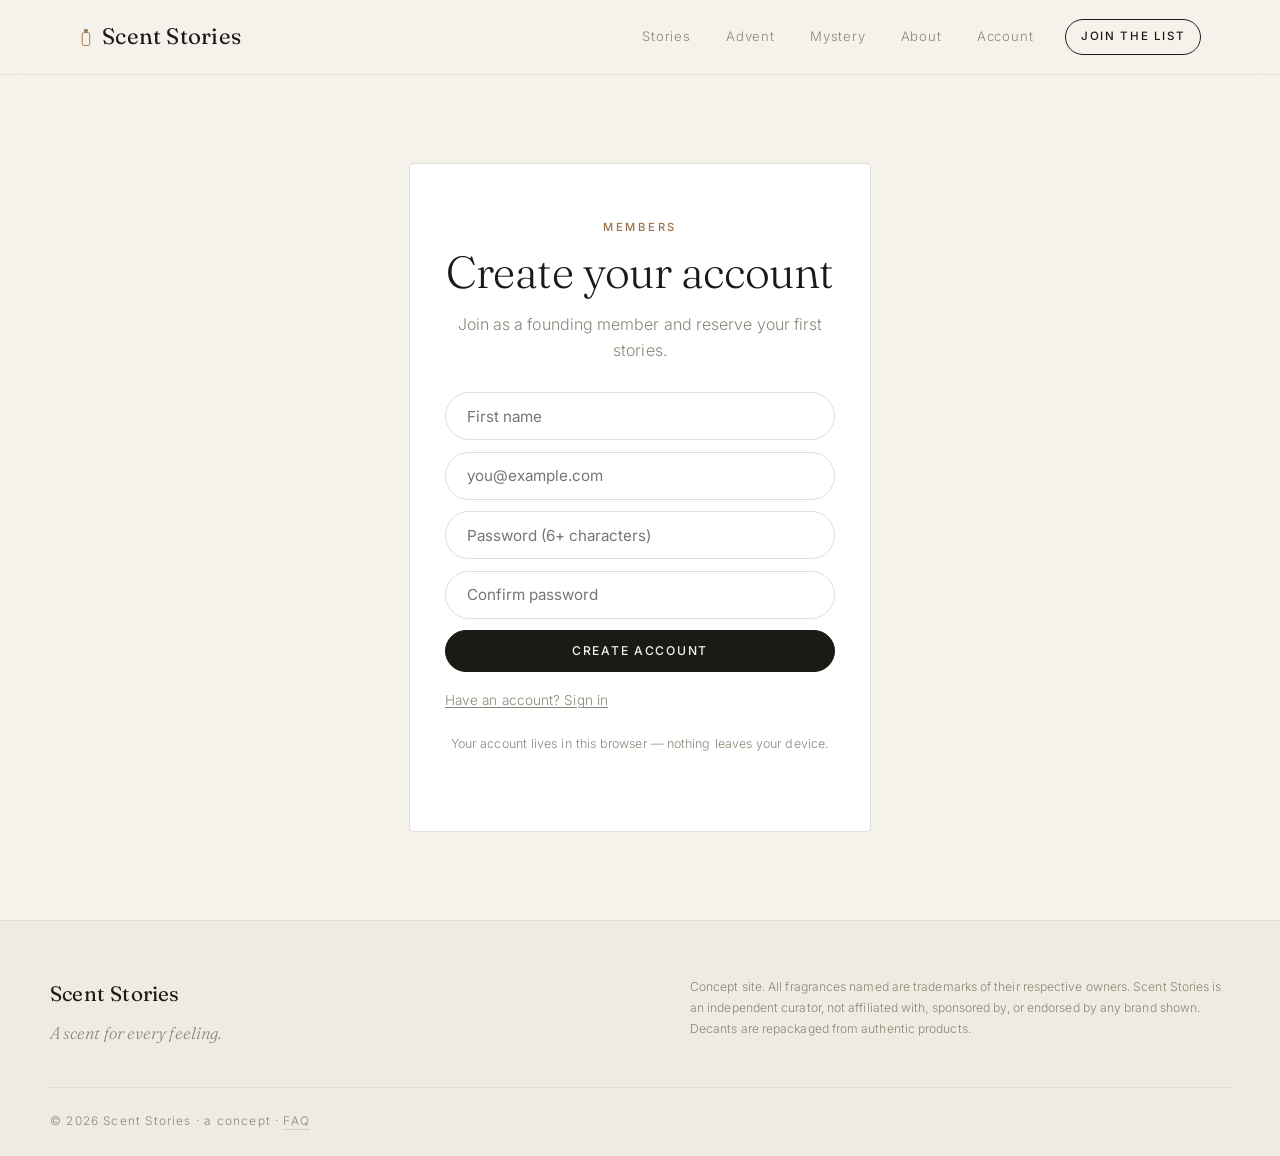
<file: dashboard.html>
<!DOCTYPE html>
<html lang="en">
<head>
<meta charset="UTF-8" />
<meta name="viewport" content="width=device-width, initial-scale=1.0" />
<title>Scent Stories — Your account</title>
<meta name="description" content="Your Scent Stories account — reserved stories, decant credit and scent profile." />
<meta name="robots" content="noindex" />
<link rel="preconnect" href="https://fonts.googleapis.com" />
<link rel="preconnect" href="https://fonts.gstatic.com" crossorigin />
<link href="https://fonts.googleapis.com/css2?family=Fraunces:ital,opsz,wght@0,9..144,300;0,9..144,400;1,9..144,400&family=Inter:wght@300;400;500&display=swap" rel="stylesheet" />
<link rel="icon" type="image/svg+xml" href="favicon.svg" />
<link rel="stylesheet" href="styles.css" />
<script src="analytics.js" defer></script>
<script>
// Guard: no session → back to sign in (runs before paint to avoid a flash).
(function(){
  try{
    var e=localStorage.getItem('ss_email');
    var a=JSON.parse(localStorage.getItem('ss_accounts')||'{}');
    if(!e || !a[e]){ location.replace('account.html'); }
  }catch(err){ location.replace('account.html'); }
})();
</script>
</head>
<body>

<!-- NAV -->
<header class="nav scrolled" id="nav">
  <div class="nav-inner">
    <a href="index.html#top" class="brand"><svg class="brand-mark" viewBox="0 0 24 32" aria-hidden="true"><rect x="8.5" y="2" width="7" height="4.4" rx="1" fill="currentColor"/><rect x="10.5" y="6" width="3" height="2" fill="currentColor"/><rect x="5.5" y="8" width="13" height="22" rx="3" fill="none" stroke="currentColor" stroke-width="1.6"/></svg>Scent&nbsp;Stories</a>
    <nav class="nav-links">
      <a href="index.html#sets">Stories</a>
      <a href="index.html#advent">Advent</a>
      <a href="index.html#mystery">Mystery</a>
      <a href="index.html#about">About</a>
      <a href="dashboard.html">Account</a>
    </nav>
    <a href="index.html#waitlist" class="btn btn-pill nav-cta">Join the list</a>
    <button class="nav-toggle" aria-label="Menu" onclick="document.body.classList.toggle('nav-open')">
      <span></span><span></span><span></span>
    </button>
  </div>
</header>

<!-- DASHBOARD -->
<section class="section acc-dash fade-in" id="dash">
  <div class="dash-head">
    <div>
      <span class="kicker">Welcome back</span>
      <h2 id="dashName">friend</h2>
      <p id="dashEmail" class="dash-email"></p>
    </div>
    <span class="member-badge">Founding member</span>
  </div>

  <div class="dash-grid">

    <!-- Reserved -->
    <article class="dash-card dash-wide">
      <div class="dash-card-head"><h3>Your bag</h3><span class="dash-count" id="resCount">0</span></div>
      <ul class="res-list" id="resList"></ul>
      <p class="res-empty" id="resEmpty" hidden>Your bag is empty.
        <a href="index.html#sets" class="link-arrow">Explore the stories</a></p>
      <p class="res-foot" id="resFoot">Manage quantities in the bag on the main page. Checkout opens at the first drop.</p>
    </article>

    <!-- Decant credit -->
    <article class="dash-card">
      <div class="dash-card-head"><h3>Decant credit</h3></div>
      <p class="credit-amt">$0.00</p>
      <p class="dash-muted">Earned on every order. Redeemable toward any full bottle once you find your signature.</p>
    </article>

    <!-- Scent profile -->
    <article class="dash-card">
      <div class="dash-card-head"><h3>Your scent profile</h3></div>
      <div class="chips" id="chips"><span class="chip chip-empty">Not set yet</span></div>
      <p class="dash-muted" id="profileMuted">Take the quiz and we'll tune your recommendations.</p>
      <a class="btn btn-line full" id="quizBtn" href="quiz.html">Take the scent quiz</a>
    </article>

    <!-- Orders -->
    <article class="dash-card dash-wide">
      <div class="dash-card-head"><h3>Orders</h3></div>
      <div class="orders-empty">
        <p class="dash-muted">No orders yet. The first drop ships this autumn — reserve your stories now and you'll be first in line.</p>
        <a href="index.html#sets" class="btn btn-line">Browse stories</a>
      </div>
    </article>

  </div>

  <p class="dash-signout"><a href="#" id="signout" class="link-arrow muted">Sign out</a></p>
</section>

<!-- FOOTER -->
<footer class="footer">
  <div class="footer-inner">
    <div class="footer-brand"><span class="brand">Scent&nbsp;Stories</span><p>A scent for every feeling.</p></div>
    <p class="disclaimer">Concept site. All fragrances named are trademarks of their respective owners.
      Scent Stories is an independent curator, not affiliated with, sponsored by, or endorsed by any brand shown.
      Decants are repackaged from authentic products.</p>
  </div>
  <div class="footer-bottom">© 2026 Scent Stories · a concept · <a href="faq.html" class="footer-link">FAQ</a></div>
</footer>

<script>
const $=id=>document.getElementById(id);
function getEmail(){ try{return localStorage.getItem('ss_email');}catch(e){return null;} }
function getCart(){ try{return JSON.parse(localStorage.getItem('ss_cart')||'[]');}catch(e){return [];} }
function getAccounts(){ try{return JSON.parse(localStorage.getItem('ss_accounts')||'{}');}catch(e){return {};} }
function nameFromEmail(e){ if(!e)return 'friend'; const n=e.split('@')[0].replace(/[._]/g,' '); return n.charAt(0).toUpperCase()+n.slice(1); }

function render(){
  const email=getEmail(); const accounts=getAccounts();
  if(!email || !accounts[email]){ location.replace('account.html'); return; }
  const acc=accounts[email];
  $('dashName').textContent=acc.name||nameFromEmail(email);
  $('dashEmail').textContent=email;
  const cartArr=getCart();
  const count=cartArr.reduce((n,i)=>n+(i.qty||1),0);
  $('resCount').textContent=count;
  const list=$('resList'); list.innerHTML='';
  if(cartArr.length===0){ $('resEmpty').hidden=false; $('resFoot').style.display='none'; }
  else{
    $('resEmpty').hidden=true; $('resFoot').style.display='';
    cartArr.forEach((it,idx)=>{
      const li=document.createElement('li');
      li.className='res-item';
      const span=document.createElement('span'); span.textContent=it.name+(it.qty>1?'  × '+it.qty:'');
      const status=document.createElement('span'); status.className='res-status'; status.textContent='$'+(Math.round((it.price||0)*(it.qty||1)*100)/100);
      const rm=document.createElement('button'); rm.className='res-remove'; rm.textContent='Remove'; rm.setAttribute('aria-label','Remove '+it.name);
      rm.addEventListener('click',()=>{
        const cur=getCart(); cur.splice(idx,1);
        localStorage.setItem('ss_cart',JSON.stringify(cur)); render();
      });
      const meta=document.createElement('span'); meta.className='res-meta'; meta.append(status,rm);
      li.append(span,meta); list.appendChild(li);
    });
  }
  renderProfile();
}

function renderProfile(){
  let p=null; try{p=JSON.parse(localStorage.getItem('ss_profile')||'null');}catch(e){}
  const chips=$('chips');
  if(p && p.chips && p.chips.length){
    chips.innerHTML='';
    if(p.archetype){ const a=document.createElement('span'); a.className='chip chip-archetype'; a.textContent=p.archetype; chips.appendChild(a); }
    p.chips.forEach(c=>{ const s=document.createElement('span'); s.className='chip'; s.textContent=c; chips.appendChild(s); });
    $('profileMuted').textContent='Based on your quiz. Retake it any time to re-tune your recommendations.';
    $('quizBtn').textContent='Retake the scent quiz';
  } else {
    chips.innerHTML='<span class="chip chip-empty">Not set yet</span>';
    $('profileMuted').textContent="Take the quiz and we'll tune your recommendations.";
    $('quizBtn').textContent='Take the scent quiz';
  }
}

$('signout').addEventListener('click',e=>{
  e.preventDefault();
  try{localStorage.removeItem('ss_email');}catch(err){}
  document.body.classList.add('page-leave');
  setTimeout(()=>{ location.href='account.html'; }, 360);
});
document.querySelectorAll('.nav-links a').forEach(a=>a.addEventListener('click',()=>document.body.classList.remove('nav-open')));
render();
</script>
</body>
</html>
</file>
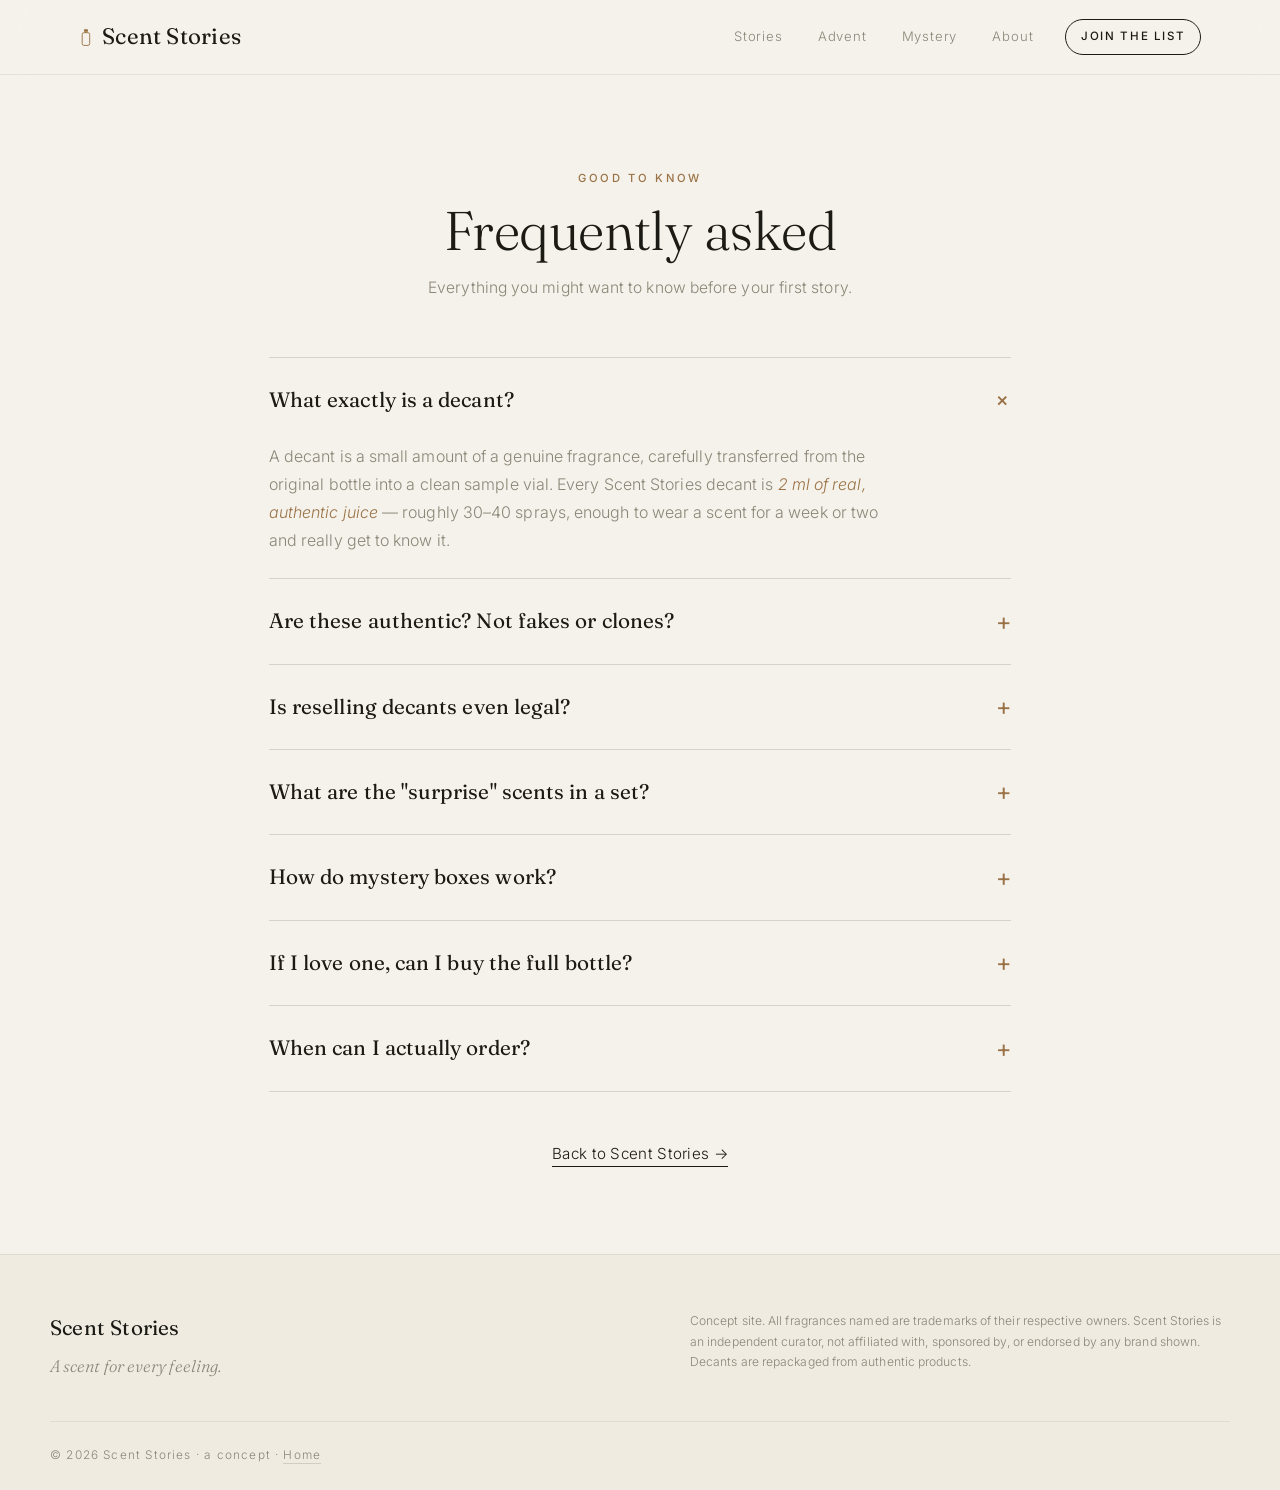
<file: faq.html>
<!DOCTYPE html>
<html lang="en">
<head>
<meta charset="UTF-8" />
<meta name="viewport" content="width=device-width, initial-scale=1.0" />
<title>Scent Stories — FAQ</title>
<meta name="description" content="Frequently asked questions about Scent Stories decant sets, advent calendars and mystery boxes." />
<link rel="preconnect" href="https://fonts.googleapis.com" />
<link rel="preconnect" href="https://fonts.gstatic.com" crossorigin />
<link href="https://fonts.googleapis.com/css2?family=Fraunces:ital,opsz,wght@0,9..144,300;0,9..144,400;1,9..144,400&family=Inter:wght@300;400;500&display=swap" rel="stylesheet" />
<link rel="icon" type="image/svg+xml" href="favicon.svg" />
<link rel="stylesheet" href="styles.css" />
<script src="analytics.js" defer></script>
</head>
<body>

<!-- NAV -->
<header class="nav scrolled" id="nav">
  <div class="nav-inner">
    <a href="index.html#top" class="brand"><svg class="brand-mark" viewBox="0 0 24 32" aria-hidden="true"><rect x="8.5" y="2" width="7" height="4.4" rx="1" fill="currentColor"/><rect x="10.5" y="6" width="3" height="2" fill="currentColor"/><rect x="5.5" y="8" width="13" height="22" rx="3" fill="none" stroke="currentColor" stroke-width="1.6"/></svg>Scent&nbsp;Stories</a>
    <nav class="nav-links">
      <a href="index.html#sets">Stories</a>
      <a href="index.html#advent">Advent</a>
      <a href="index.html#mystery">Mystery</a>
      <a href="index.html#about">About</a>
    </nav>
    <a href="index.html#waitlist" class="btn btn-pill nav-cta">Join the list</a>
    <button class="nav-toggle" aria-label="Menu" onclick="document.body.classList.toggle('nav-open')">
      <span></span><span></span><span></span>
    </button>
  </div>
</header>

<!-- FAQ -->
<section class="section faq-section">
  <div class="section-head">
    <span class="kicker">Good to know</span>
    <h2>Frequently asked</h2>
    <p>Everything you might want to know before your first story.</p>
  </div>

  <div class="faq-list">
    <details class="faq-item" open>
      <summary>What exactly is a decant?</summary>
      <p>A decant is a small amount of a genuine fragrance, carefully transferred from the original
        bottle into a clean sample vial. Every Scent Stories decant is <em>2&nbsp;ml of real,
        authentic juice</em> — roughly 30–40 sprays, enough to wear a scent for a week or two and
        really get to know it.</p>
    </details>

    <details class="faq-item">
      <summary>Are these authentic? Not fakes or clones?</summary>
      <p>100% authentic. We buy genuine full bottles and decant from them — we never sell clones,
        dupes or imitations. What you smell on your skin is exactly what the house intended.</p>
    </details>

    <details class="faq-item">
      <summary>Is reselling decants even legal?</summary>
      <p>Yes. We resell authentic product and name each fragrance only to describe what's inside the
        vial. Scent Stories is an independent curator — we are not affiliated with, sponsored by, or
        endorsed by any brand we feature, and we don't use their logos or imagery.</p>
    </details>

    <details class="faq-item">
      <summary>What are the "surprise" scents in a set?</summary>
      <p>Each story reveals two fragrances up front; the rest are chosen by us to complete the mood.
        It's the fun part — you discover bottles you'd never have picked yourself, all tied to the
        feeling of the set.</p>
    </details>

    <details class="faq-item">
      <summary>How do mystery boxes work?</summary>
      <p>You pick the vibe — Hype, Niche, Artist's Cut or Wildcard — and we curate the contents.
        You don't choose the exact scents; that's the whole point. Every box is built to fit its
        world, with room for something well above its price to slip in.</p>
    </details>

    <details class="faq-item">
      <summary>If I love one, can I buy the full bottle?</summary>
      <p>Absolutely — that's the idea. Find your signature in 2&nbsp;ml, and we'll point you to the
        full bottle and credit the cost of your decant toward it.</p>
    </details>

    <details class="faq-item">
      <summary>When can I actually order?</summary>
      <p>Scent Stories is a concept in the making. Join the list and you'll be first to know when the
        first drop goes live — plus a founding-member discount.</p>
    </details>
  </div>

  <p class="faq-back"><a href="index.html" class="link-arrow">Back to Scent Stories</a></p>
</section>

<!-- FOOTER -->
<footer class="footer">
  <div class="footer-inner">
    <div class="footer-brand"><span class="brand">Scent&nbsp;Stories</span><p>A scent for every feeling.</p></div>
    <p class="disclaimer">Concept site. All fragrances named are trademarks of their respective owners.
      Scent Stories is an independent curator, not affiliated with, sponsored by, or endorsed by any brand shown.
      Decants are repackaged from authentic products.</p>
  </div>
  <div class="footer-bottom">© 2026 Scent Stories · a concept · <a href="index.html" class="footer-link">Home</a></div>
</footer>

</body>
</html>
</file>
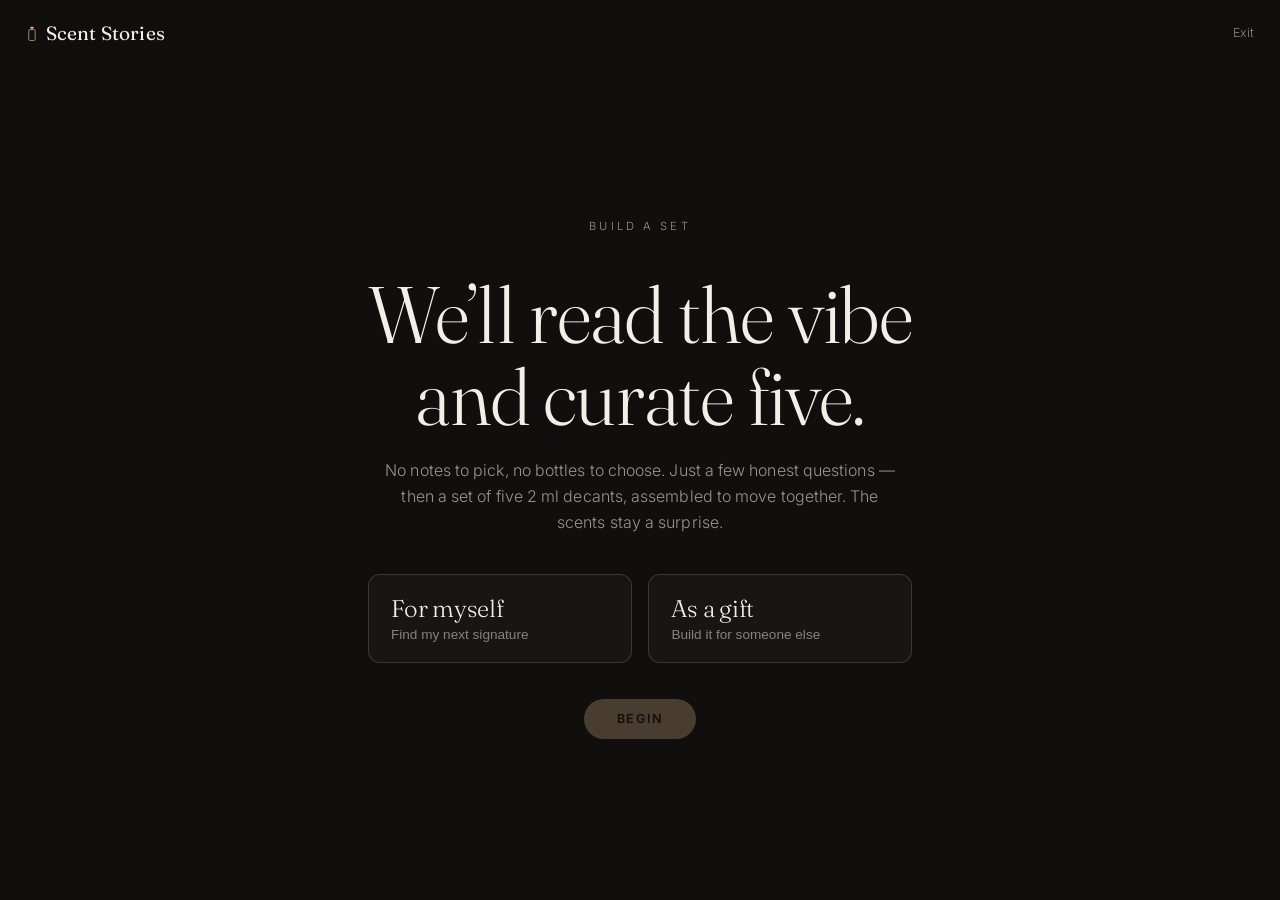
<file: quiz.html>
<!DOCTYPE html>
<html lang="en">
<head>
<meta charset="UTF-8" />
<meta name="viewport" content="width=device-width, initial-scale=1.0" />
<title>Scent Stories — Build your set</title>
<meta name="description" content="A quiz that reads your vibe and curates a new set of five — just for you." />
<link rel="preconnect" href="https://fonts.googleapis.com" />
<link rel="preconnect" href="https://fonts.gstatic.com" crossorigin />
<link href="https://fonts.googleapis.com/css2?family=Fraunces:ital,opsz,wght@0,9..144,300;0,9..144,400;1,9..144,400&family=Inter:wght@300;400;500&display=swap" rel="stylesheet" />
<link rel="icon" type="image/svg+xml" href="favicon.svg" />
<link rel="stylesheet" href="styles.css" />
<script src="analytics.js" defer></script>
</head>
<body class="quizdark">

<div class="qz-top">
  <a href="index.html#top" class="brand"><svg class="brand-mark" viewBox="0 0 24 32" width="14" aria-hidden="true" style="height:1em;width:.62em"><rect x="8.5" y="2" width="7" height="4.4" rx="1" fill="currentColor"/><rect x="10.5" y="6" width="3" height="2" fill="currentColor"/><rect x="5.5" y="8" width="13" height="22" rx="3" fill="none" stroke="currentColor" stroke-width="1.6"/></svg>Scent&nbsp;Stories</a>
  <div class="qz-prog" id="prog"></div>
  <a href="index.html" class="qz-exit">Exit</a>
</div>

<div class="qz-stage"><div id="stage"></div></div>

<script>
const $=id=>document.getElementById(id);
const stage=$('stage'), prog=$('prog');
const AX=['Citrus','Woody','Amber','Floral','Leather','Oud']; // 6 axes
const v=(a,b,c,d,e,f)=>[a,b,c,d,e,f];

// ---- fragrance pool with 6-axis vectors [citrus,woody,amber,floral,leather,oud] ----
// Build-your-own is its own library — none of these appear in the curated Story sets.
const POOL=[
 // citrus / fresh
 {n:'Acqua di Parma — Colonia',x:v(3,1,0,0,0,0)},
 {n:'Dior — Eau Sauvage',x:v(3,1,0,1,0,0)},
 {n:'Creed — Silver Mountain Water',x:v(3,1,0,0,0,0)},
 {n:'Roja — Elysium',x:v(3,1,1,0,0,0)},
 {n:'Xerjoff — 40 Knots',x:v(3,1,1,0,0,0)},
 {n:'Atelier Cologne — Orange Sanguine',x:v(3,0,0,0,0,0)},
 {n:'Maison Crivelli — Citrus Batikanga',x:v(3,0,0,1,0,0)},
 {n:'Parfums de Marly — Galloway',x:v(3,1,0,1,0,0)},
 // green / aromatic-fresh
 {n:'Chanel — Bel Respiro',x:v(2,1,0,2,0,0)},
 {n:'Goutal — Ninféo Mio',x:v(3,1,0,1,0,0)},
 {n:'Hermès — Un Jardin sur le Nil',x:v(3,0,0,1,0,0)},
 // woody
 {n:'Chanel — Sycomore',x:v(0,3,0,0,1,0)},
 {n:'Lalique — Encre Noire',x:v(0,3,0,0,0,0)},
 {n:'Hermès — Terre d’Hermès',x:v(1,3,0,0,0,0)},
 {n:'Le Labo — Santal 33',x:v(0,3,1,0,1,0)},
 {n:'Byredo — Super Cedar',x:v(0,3,0,1,0,0)},
 {n:'Serge Lutens — Féminité du Bois',x:v(0,3,1,0,0,0)},
 {n:'Frédéric Malle — Vetiver Extraordinaire',x:v(1,3,0,0,0,0)},
 {n:'Comme des Garçons — Wonderwood',x:v(0,3,0,0,0,1)},
 {n:'Aesop — Hwyl',x:v(0,3,0,0,0,1)},
 {n:'Essential Parfums — Bois Impérial',x:v(0,3,1,0,0,0)},
 // amber / gourmand
 {n:'MFK — Grand Soir',x:v(0,0,3,0,0,1)},
 {n:'Mancera — Tonka Cola',x:v(0,0,3,0,0,0)},
 {n:'Guerlain — Spiritueuse Double Vanille',x:v(0,0,3,0,0,0)},
 {n:'Xerjoff — Erba Pura',x:v(1,0,3,1,0,0)},
 {n:'Parfums de Marly — Layton',x:v(1,1,2,1,0,0)},
 {n:'By Kilian — Back to Black',x:v(0,0,3,0,1,0)},
 {n:'Maison Margiela — By the Fireplace',x:v(0,1,2,0,1,0)},
 {n:'Nishane — Hacivat',x:v(1,2,1,0,0,0)},
 {n:'Xerjoff — Naxos',x:v(0,1,3,0,0,1)},
 {n:'Lattafa — Khamrah',x:v(0,0,3,0,0,2)},
 // floral
 {n:'Diptyque — Eau Rose',x:v(1,0,0,3,0,0)},
 {n:'Chanel — No. 5',x:v(0,0,1,3,0,0)},
 {n:'Ex Nihilo — Fleur Narcotique',x:v(1,0,1,3,0,0)},
 {n:'Frédéric Malle — Carnal Flower',x:v(0,1,0,3,0,0)},
 {n:"Byredo — Rose of No Man's Land",x:v(1,0,0,3,0,0)},
 {n:'Guerlain — Insolence',x:v(0,0,1,3,0,0)},
 {n:'By Kilian — Good Girl Gone Bad',x:v(0,0,1,3,0,0)},
 {n:'Parfums de Marly — Delina',x:v(1,0,1,3,0,0)},
 {n:'Mancera — Roses Vanille',x:v(0,0,2,2,0,0)},
 // leather
 {n:'Tom Ford — Tuscan Leather',x:v(0,0,1,0,3,0)},
 {n:'Tom Ford — Ombré Leather',x:v(0,0,1,1,3,0)},
 {n:'Chanel — Cuir de Russie',x:v(0,1,0,1,3,0)},
 {n:'Maison Margiela — Jazz Club',x:v(0,1,1,0,2,0)},
 {n:'Naomi Goodsir — Cuir Velours',x:v(0,1,1,0,3,0)},
 {n:'Naomi Goodsir — Bois d’Ascèse',x:v(0,1,0,0,3,0)},
 {n:'Mancera — Red Tobacco',x:v(0,1,1,0,1,2)},
 // oud
 {n:'Montale — Arabians Tonka',x:v(0,0,2,0,0,3)},
 {n:'Nasomatto — Black Afgano',x:v(0,1,0,0,2,3)},
 {n:'Roja — Oud',x:v(0,1,1,0,0,3)},
 {n:'Xerjoff — Alexandria II',x:v(0,0,2,0,0,3)},
 {n:'Parfums de Marly — Habdan',x:v(0,0,2,0,0,3)},
 {n:'Tauer — L’Air du Désert Marocain',x:v(0,1,2,0,1,2)},
 {n:'Frédéric Malle — The Night',x:v(0,0,1,0,0,3)},
];

// ---- questions ----
const MOOD=[
 {cap:'Foggy pier',img:'images/mood-1.png',grad:'linear-gradient(150deg,#9fb1bd,#3f5560)',x:v(2,1,0,0,0,0)},
 {cap:'Neon alley',img:'images/mood-2.png',grad:'linear-gradient(150deg,#4a3a6b,#15121f)',x:v(0,1,0,0,2,1)},
 {cap:'Marble lobby',img:'images/mood-3.png',grad:'linear-gradient(150deg,#dcd6c8,#8a8576)',x:v(1,2,1,0,0,0)},
 {cap:'Desert dusk',img:'images/mood-4.png',grad:'linear-gradient(150deg,#e0a25a,#7a3b1f)',x:v(0,0,2,0,0,2)},
 {cap:'Citrus grove',img:'images/mood-5.png',grad:'linear-gradient(150deg,#e9d77a,#7fa14a)',x:v(3,0,0,1,0,0)},
 {cap:'Leather library',img:'images/mood-6.png',grad:'linear-gradient(150deg,#7a5230,#2e1c10)',x:v(0,1,1,0,3,0)},
 {cap:'Silk & dusk',img:'images/mood-7.png',grad:'linear-gradient(150deg,#e7c2cf,#7d4f63)',x:v(0,0,1,3,0,0)},
 {cap:'Smoke & bass',img:'images/mood-8.png',grad:'linear-gradient(150deg,#3a3a40,#0e0e12)',x:v(0,1,0,0,2,1)},
 {cap:'Pine cabin',img:'images/mood-9.png',grad:'linear-gradient(150deg,#7d9c7e,#26402b)',x:v(0,3,0,0,0,1)},
];
const CITY=[
 {cap:'Tropical island',img:'images/city-1.png',grad:'linear-gradient(150deg,#7fe3d6,#1f7a86)',x:v(3,0,1,0,0,0)},
 {cap:'Alpine summit',img:'images/city-2.png',grad:'linear-gradient(150deg,#cfe0e6,#5a7d6a)',x:v(1,3,0,0,0,0)},
 {cap:'Kyoto garden',img:'images/city-3.png',grad:'linear-gradient(150deg,#9bbf86,#2f4a33)',x:v(0,2,0,1,0,2)},
 {cap:'Tuscan vineyard',img:'images/city-4.png',grad:'linear-gradient(150deg,#e6c178,#9a5a2a)',x:v(1,1,2,0,0,0)},
 {cap:'Icelandic coast',img:'images/city-5.png',grad:'linear-gradient(150deg,#9aa6ad,#23303a)',x:v(1,2,0,0,2,0)},
 {cap:'Istanbul bazaar',img:'images/city-6.png',grad:'linear-gradient(150deg,#e0a85a,#7a2f2a)',x:v(0,0,2,0,0,3)},
];
const TEXTURE=[
 {l:'Linen',s:'cool, easy',x:v(2,1,0,0,0,0)},
 {l:'Leather',s:'worn-in',x:v(0,1,0,0,3,0)},
 {l:'Velvet',s:'deep, plush',x:v(0,0,2,0,0,2)},
 {l:'Silk',s:'soft skin',x:v(0,0,1,2,0,0)},
 {l:'Cashmere',s:'warm wrap',x:v(0,2,1,0,0,0)},
];
const DRINK=[
 {l:'Espresso',s:'dark & sharp',x:v(0,1,2,0,0,0)},
 {l:'Negroni',s:'bitter & bold',x:v(1,0,1,0,0,2)},
 {l:'Matcha',s:'green & calm',x:v(1,2,0,0,0,0)},
 {l:'Whisky',s:'smoky & warm',x:v(0,1,1,0,2,0)},
 {l:'Champagne',s:'bright & light',x:v(2,0,0,1,0,0)},
];
const HOUR=[
 {l:'Dawn',s:'5 AM',x:v(2,0,0,1,0,0)},
 {l:'Golden hour',s:'6 PM',x:v(1,0,2,0,0,0)},
 {l:'Midnight',s:'12 AM',x:v(0,1,0,0,1,1)},
 {l:'3 AM',s:'still out',x:v(0,0,1,0,1,2)},
];
const BLITZ=[
 {a:{l:'City',x:v(0,1,0,0,1,0)},b:{l:'Sea',x:v(2,0,0,0,0,0)}},
 {a:{l:'Smoke',x:v(0,0,0,0,2,1)},b:{l:'Bloom',x:v(0,0,0,2,0,0)}},
 {a:{l:'Gold',x:v(0,0,2,0,0,1)},b:{l:'Silver',x:v(1,2,0,0,0,0)}},
 {a:{l:'Velvet',x:v(0,0,1,0,1,1)},b:{l:'Linen',x:v(2,1,0,0,0,0)}},
 {a:{l:'Be remembered',x:v(0,0,1,0,1,2)},b:{l:'Be a secret',x:v(1,1,0,1,0,0)}},
];

// ---- gift flow: visual + one-word blitz, all about the friend (minimal reading) ----
// Step 1 reuses the MOOD tiles ("which feel like them"). Step 2 is a quick this-or-that.
const GBLITZ=[
 {a:{l:'Bold',x:v(0,0,1,0,2,2)}, b:{l:'Understated',x:v(1,2,0,1,0,0)}},
 {a:{l:'Classic',x:v(0,2,0,1,1,0)}, b:{l:'Adventurous',x:v(1,0,1,0,1,2)}},
 {a:{l:'Warm',x:v(0,0,3,0,0,0)}, b:{l:'Cool',x:v(2,2,0,0,0,0)}},
 {a:{l:'Loud',x:v(0,0,1,0,1,3)}, b:{l:'Mysterious',x:v(0,1,0,0,2,1)}},
 {a:{l:'Sweet',x:v(0,0,2,2,0,0)}, b:{l:'Serious',x:v(0,3,0,0,1,0)}},
];

// ---- archetype names by top-2 axes ----
const NAME2={
 'Citrus|Woody':'Sea & Cedar','Citrus|Amber':'Golden Hour','Citrus|Floral':'Garden Bright',
 'Citrus|Leather':'Salt & Smoke','Citrus|Oud':'Desert Citrus','Amber|Woody':'Amber Woods',
 'Floral|Woody':'Green Bloom','Leather|Woody':'Cedar & Leather','Oud|Woody':'Black Forest',
 'Amber|Floral':'Velvet Petal','Amber|Leather':'Honey Leather','Amber|Oud':'Amber Oud',
 'Floral|Leather':'Rose Noir','Floral|Oud':'Oud Rose','Leather|Oud':'Smoke & Oud'};
const NAME1={Citrus:'Pure Citrus',Woody:'Deep Woods',Amber:'Amber Heart',Floral:'In Bloom',Leather:'Leather Bound',Oud:'Oud Royale'};

// ---- vibe copy per archetype (shown instead of the scent names) ----
const DESC={
 'Sea & Cedar':'Salt air over sun-warmed wood. Clean, cool, quietly confident.',
 'Golden Hour':'Citrus melting into warm amber — the last light of the day on skin.',
 'Garden Bright':'Dewy petals and green stems. Fresh-cut and full of morning.',
 'Salt & Smoke':'Bright citrus with a smoky shadow. Sea breeze meets bonfire.',
 'Desert Citrus':'Sun-bleached zest over dry, resinous heat.',
 'Amber Woods':'Sappy cedar wrapped in glowing amber. Warm to the core.',
 'Green Bloom':'Florals with a leafy, living freshness. Soft but never sweet.',
 'Cedar & Leather':'Worn leather, dry woods, a curl of smoke. Old-world and grounded.',
 'Black Forest':'Deep woods after dark — resin, oud and shadow.',
 'Velvet Petal':'Plush florals over powdery amber. Skin-close and sensual.',
 'Honey Leather':'Golden amber melting into supple leather. Rich and slow.',
 'Amber Oud':'Sweet resin and smouldering oud. Opulent, nocturnal, warm.',
 'Rose Noir':'Dark roses laced with leather. Romantic with an edge.',
 'Oud Rose':'Rose against smoke — the classic pairing, bloom and bakhoor.',
 'Smoke & Oud':'Ash, incense and dark wood. Bold and unmistakable.',
 'Pure Citrus':'All sparkle — zest, light and clean skin.',
 'Deep Woods':'Vetiver, cedar and dry bark. Understated and elegant.',
 'Amber Heart':'Vanilla, resin and warmth. A soft golden glow.',
 'In Bloom':'Florals front and centre — lush, romantic, alive.',
 'Leather Bound':'Pure worn leather. Confident, tactile, timeless.',
 'Oud Royale':'Oud at full volume — smoky, resinous, regal.'
};

// ---- math ----
function add(a,b){return a.map((x,i)=>x+b[i]);}
function dot(a,b){return a.reduce((s,x,i)=>s+x*b[i],0);}
function norm(a){return Math.sqrt(dot(a,a))||1;}
function cos(a,b){return dot(a,b)/(norm(a)*norm(b));}

function mean(vs){const m=[0,0,0,0,0,0]; vs.forEach(v=>{for(let i=0;i<6;i++)m[i]+=v[i];}); return m.map(x=>x/vs.length);}
function sub(a,b){return a.map((x,i)=>x-b[i]);}
// Mean-centred: each answer counts as how far it leans FROM the neutral middle of
// its own question, so no axis (e.g. woody) can dominate just by being everywhere.
function profile(){
  let U=[0,0,0,0,0,0];
  if(state.mode==='gift'){
    const mMood=mean(MOOD.map(m=>m.x));
    state.gmood.forEach(i=>U=add(U,sub(MOOD[i].x,mMood)));
    if(state.gtex!=null)U=add(U,sub(TEXTURE[state.gtex].x,mean(TEXTURE.map(c=>c.x))));
    state.gblitz.forEach((side,i)=>{ if(side!=null)U=add(U,sub(GBLITZ[i][side].x,mean([GBLITZ[i].a.x,GBLITZ[i].b.x]))); });
    return U;
  }
  const mMood=mean(MOOD.map(m=>m.x));
  state.mood.forEach(i=>U=add(U,sub(MOOD[i].x,mMood)));
  if(state.city!=null)U=add(U,sub(CITY[state.city].x,mean(CITY.map(c=>c.x))));
  if(state.texture!=null)U=add(U,sub(TEXTURE[state.texture].x,mean(TEXTURE.map(c=>c.x))));
  if(state.drink!=null)U=add(U,sub(DRINK[state.drink].x,mean(DRINK.map(c=>c.x))));
  if(state.hour!=null)U=add(U,sub(HOUR[state.hour].x,mean(HOUR.map(c=>c.x))));
  state.blitz.forEach((side,i)=>{ if(side!=null)U=add(U,sub(BLITZ[i][side].x,mean([BLITZ[i].a.x,BLITZ[i].b.x]))); });
  return U;
}
function buildSet(U){
  const scored=POOL.map(p=>({p,rel:cos(U,p.x)})).sort((a,b)=>b.rel-a.rel);
  // 1) anchor = the single best match to the vibe (keeps the set on-archetype)
  const anchor=scored[0].p;
  // 2) coherence floor — only scents sharing the anchor's DNA are eligible, so the
  //    set reads as one story. Keep a roomy pool (>=9) so we have variety to draw on.
  let coh=0.6, cand=scored.filter(c=>cos(c.p.x,anchor.x)>=coh);
  while(cand.length<9 && coh>0.05){ coh-=0.08; cand=scored.filter(c=>cos(c.p.x,anchor.x)>=coh); }
  // 3) anchor is fixed; the other four are WEIGHTED-RANDOM from the coherent pool —
  //    favour relevance, nudge away from near-dupes, but vary run-to-run so the same
  //    answers don't always yield the identical five.
  const pick=[anchor]; let rest=cand.filter(c=>c.p!==anchor);
  while(pick.length<5 && rest.length){
    const w=rest.map(c=>{
      let maxSim=0; pick.forEach(q=>{maxSim=Math.max(maxSim,cos(c.p.x,q.x));});
      const rel=Math.max(0.05,c.rel+1);            // shift: centred U can be negative
      return Math.pow(rel,3)*(1-0.55*maxSim);      // rel^3 keeps it on-vibe; dup penalty
    });
    let tot=w.reduce((s,x)=>s+Math.max(0,x),0), r=Math.random()*tot, bi=0;
    for(let i=0;i<w.length;i++){ r-=Math.max(0,w[i]); if(r<=0){bi=i;break;} }
    pick.push(rest[bi].p); rest.splice(bi,1);
  }
  return pick;
}
function archetype(U){
  const idx=U.map((x,i)=>[x,i]).sort((a,b)=>b[0]-a[0]);
  const a=AX[idx[0][1]], b=AX[idx[1][1]];
  if(idx[1][0]<=0) return NAME1[a];
  return NAME2[a+'|'+b]||NAME2[b+'|'+a]||NAME1[a];
}
function fingerprint(U){
  return U.map((x,i)=>[x,i]).sort((a,b)=>b[0]-a[0]).filter(p=>p[0]>0).slice(0,3).map(p=>AX[p[1]]);
}

// ---- state & flow ----
const STEPS=['start','mood','city','texture','drink','hour','blitz','result'];
let state={i:0,mode:null,recip:'',gmood:[],gtex:null,gblitz:[null,null,null,null,null],mood:[],city:null,texture:null,drink:null,hour:null,blitz:[null,null,null,null,null]};

function lastStep(){return state.mode==='gift'?3:6;} // question count per mode
function renderProg(){
  const qn=lastStep(); const cur=Math.min(Math.max(state.i-1,0),qn);
  prog.innerHTML=''; for(let k=0;k<qn;k++){const e=document.createElement('i'); if(k<cur)e.className='on'; prog.appendChild(e);}
  prog.style.visibility=(state.i>=1&&state.i<=qn)?'visible':'hidden';
}
function go(n){state.i=n;render();}
function render(){
  renderProg();
  if(state.i===0)return renderStart();
  const resultStep=lastStep()+1;
  if(state.i===resultStep)return renderResult();
  if(state.mode==='gift'){ if(state.i===1)return renderGiftMood(); if(state.i===2)return renderGiftTexture(); if(state.i===3)return renderGiftBlitz(); }
  const s=STEPS[state.i];
  if(s==='mood')return renderMood();
  if(s==='city')return renderTiles(CITY,'city','Where would you disappear?','Pick the one that pulls you.','g-city',3);
  if(s==='texture')return renderCards(TEXTURE,'texture','What do you want on your skin?',4);
  if(s==='drink')return renderCards(DRINK,'drink','What’s in your hand?',5);
  if(s==='hour')return renderCards(HOUR,'hour','What time is it for you?',6);
  if(s==='blitz')return renderBlitz();
}
function giftWho(){return (state.recip||'').trim()||'them';}
function renderGiftMood(){
  const who=giftWho();
  let h='<div class="qz-step"><p class="qz-kick">Step 1 · them</p><h2 class="qz-q">Which of these is '+who+'?</h2><p class="qz-sub">Go on gut. Pick 3. · '+state.gmood.length+' / 3</p><div class="qz-grid g-mood">';
  MOOD.forEach((m,i)=>{ const bg=m.img?"background:url('"+m.img+"') center/cover, "+m.grad:"background:"+m.grad;
    h+='<div class="tile'+(state.gmood.includes(i)?' sel':'')+'" style="'+bg+'" data-i="'+i+'"><div class="cap">'+m.cap+'</div></div>'; });
  h+='</div><button class="qz-next"'+(state.gmood.length===3?'':' disabled')+' onclick="go(2)">Continue</button>'+backBtn()+'</div>';
  stage.innerHTML=h;
  stage.querySelectorAll('.tile').forEach(t=>t.addEventListener('click',()=>{
    const i=+t.dataset.i; const k=state.gmood.indexOf(i);
    if(k>=0)state.gmood.splice(k,1); else if(state.gmood.length<3)state.gmood.push(i);
    renderGiftMood();
  }));
}
function renderGiftTexture(){
  const who=giftWho();
  let h='<div class="qz-step"><p class="qz-kick">Step 2 · touch</p><h2 class="qz-q">What would you wrap '+who+' in?</h2><div class="qz-grid g-cards">';
  TEXTURE.forEach((o,i)=>{ h+='<div class="card-opt'+(state.gtex===i?' sel':'')+'" data-i="'+i+'"><h4>'+o.l+'</h4><span>'+o.s+'</span></div>'; });
  h+='</div><button class="qz-next"'+(state.gtex!=null?'':' disabled')+' onclick="go(3)">Continue</button>'+backBtn()+'</div>';
  stage.innerHTML=h;
  stage.querySelectorAll('.card-opt').forEach(t=>t.addEventListener('click',()=>{ state.gtex=+t.dataset.i; render(); }));
}
function renderGiftBlitz(){
  const who=giftWho();
  let h='<div class="qz-step"><p class="qz-kick">Step 3 · instinct</p><h2 class="qz-q">More '+who+'?</h2><p class="qz-sub">Quick — tap the one that fits.</p><div class="blitz">';
  GBLITZ.forEach((p,i)=>{ h+='<div class="blitz-row" data-i="'+i+'">'+
    '<button class="'+(state.gblitz[i]==='a'?'sel':'')+'" data-side="a">'+p.a.l+'</button>'+
    '<button class="'+(state.gblitz[i]==='b'?'sel':'')+'" data-side="b">'+p.b.l+'</button></div>'; });
  const done=state.gblitz.every(x=>x!=null);
  h+='</div><button class="qz-next"'+(done?'':' disabled')+' onclick="go(4)">See their set</button>'+backBtn()+'</div>';
  stage.innerHTML=h;
  stage.querySelectorAll('.blitz-row button').forEach(b=>b.addEventListener('click',()=>{
    const row=+b.parentElement.dataset.i; state.gblitz[row]=b.dataset.side; renderGiftBlitz();
  }));
}
function backBtn(){return '<button class="qz-back" onclick="go('+(state.i-1)+')">← Back</button>';}

function renderStart(){
  stage.innerHTML='<div class="qz-step qz-start"><p class="qz-kick">Build a set</p>'+
    '<h1>We’ll read the vibe<br/>and curate five.</h1>'+
    '<p>No notes to pick, no bottles to choose. Just a few honest questions — then a set of five 2&nbsp;ml decants, assembled to move together. The scents stay a surprise.</p>'+
    '<div class="mode-choice">'+
      '<button class="mode-card'+(state.mode==='self'?' sel':'')+'" data-mode="self"><h3>For myself</h3><span>Find my next signature</span></button>'+
      '<button class="mode-card'+(state.mode==='gift'?' sel':'')+'" data-mode="gift"><h3>As a gift</h3><span>Build it for someone else</span></button>'+
    '</div>'+
    '<div class="gift-name'+(state.mode==='gift'?' show':'')+'"><input id="recip" type="text" maxlength="24" autocomplete="off" placeholder="Their name (optional)" value="'+state.recip.replace(/"/g,'&quot;')+'"/></div>'+
    '<button class="qz-next" id="beginBtn"'+(state.mode?'':' disabled')+' onclick="quizBegin()">Begin</button></div>';
  stage.querySelectorAll('.mode-card').forEach(c=>c.addEventListener('click',()=>{
    state.mode=c.dataset.mode; renderStart();
    if(state.mode==='gift'){const r=$('recip'); if(r)r.focus();}
  }));
  const r=$('recip'); if(r)r.addEventListener('input',e=>{state.recip=e.target.value;});
}
function renderMood(){
  let h='<div class="qz-step"><p class="qz-kick">Step 1 · mood</p><h2 class="qz-q">Pick 3 that feel like you.</h2><p class="qz-sub">'+state.mood.length+' / 3 chosen</p><div class="qz-grid g-mood">';
  MOOD.forEach((m,i)=>{ const bg=m.img?"background:url('"+m.img+"') center/cover, "+m.grad:"background:"+m.grad;
    h+='<div class="tile'+(state.mood.includes(i)?' sel':'')+'" style="'+bg+'" data-i="'+i+'"><div class="cap">'+m.cap+'</div></div>'; });
  h+='</div><button class="qz-next" id="moodNext"'+(state.mood.length===3?'':' disabled')+' onclick="go(2)">Continue</button>'+backBtn()+'</div>';
  stage.innerHTML=h;
  stage.querySelectorAll('.tile').forEach(t=>t.addEventListener('click',()=>{
    const i=+t.dataset.i; const k=state.mood.indexOf(i);
    if(k>=0)state.mood.splice(k,1); else if(state.mood.length<3)state.mood.push(i);
    renderMood();
  }));
}
function renderTiles(arr,key,q,sub,grid,nextStep){
  let h='<div class="qz-step"><p class="qz-kick">Step 2 · city</p><h2 class="qz-q">'+q+'</h2><p class="qz-sub">'+sub+'</p><div class="qz-grid '+grid+'">';
  arr.forEach((m,i)=>{ const bg=m.img?"background:url('"+m.img+"') center/cover, "+m.grad:"background:"+m.grad;
    h+='<div class="tile'+(state[key]===i?' sel':'')+'" style="'+bg+'" data-i="'+i+'"><div class="cap">'+m.cap+'</div></div>'; });
  h+='</div><button class="qz-next"'+(state[key]!=null?'':' disabled')+' onclick="go('+nextStep+')">Continue</button>'+backBtn()+'</div>';
  stage.innerHTML=h;
  stage.querySelectorAll('.tile').forEach(t=>t.addEventListener('click',()=>{ state[key]=+t.dataset.i; render(); }));
}
function renderCards(arr,key,q,nextStep){
  const labels={texture:'Step 3 · texture',drink:'Step 4 · ritual',hour:'Step 5 · hour'};
  let h='<div class="qz-step"><p class="qz-kick">'+labels[key]+'</p><h2 class="qz-q">'+q+'</h2><div class="qz-grid g-cards">';
  arr.forEach((o,i)=>{ h+='<div class="card-opt'+(state[key]===i?' sel':'')+'" data-i="'+i+'"><h4>'+o.l+'</h4><span>'+o.s+'</span></div>'; });
  h+='</div><button class="qz-next"'+(state[key]!=null?'':' disabled')+' onclick="go('+nextStep+')">Continue</button>'+backBtn()+'</div>';
  stage.innerHTML=h;
  stage.querySelectorAll('.card-opt').forEach(t=>t.addEventListener('click',()=>{ state[key]=+t.dataset.i; render(); }));
}
function renderBlitz(){
  let h='<div class="qz-step"><p class="qz-kick">Step 6 · instinct</p><h2 class="qz-q">Quick — don’t think.</h2><p class="qz-sub">Tap the one that’s more you.</p><div class="blitz">';
  BLITZ.forEach((p,i)=>{ h+='<div class="blitz-row" data-i="'+i+'">'+
    '<button class="'+(state.blitz[i]==='a'?'sel':'')+'" data-side="a">'+p.a.l+'</button>'+
    '<button class="'+(state.blitz[i]==='b'?'sel':'')+'" data-side="b">'+p.b.l+'</button></div>'; });
  const done=state.blitz.every(x=>x!=null);
  h+='</div><button class="qz-next"'+(done?'':' disabled')+' id="blitzNext" onclick="go(7)">See my set</button>'+backBtn()+'</div>';
  stage.innerHTML=h;
  stage.querySelectorAll('.blitz-row button').forEach(b=>b.addEventListener('click',()=>{
    const row=+b.parentElement.dataset.i; state.blitz[row]=b.dataset.side; renderBlitz();
  }));
}
function renderResult(){
  const U=profile(); const set=buildSet(U); const name=archetype(U); const fp=fingerprint(U);
  const desc=DESC[name]||'Five decants, chosen to move together.';
  const rows=[0,1,2,3,4].map(i=>'<li>Decant '+('0'+(i+1)).slice(-2)+'<span>🔒 sealed · 2 ml</span></li>').join('');
  const isGift=state.mode==='gift';
  const who=(state.recip||'').trim();
  if(window.ssTrack)ssTrack('quiz_complete',{mode:state.mode,archetype:name});
  try{ localStorage.setItem('ss_profile',JSON.stringify({archetype:name,chips:fp,updated:Date.now()})); }catch(e){}
  const kick=isGift?('A gift'+(who?' for '+who:'')):'Your set';
  const closer=isGift?'They open the box to meet all five. You just picked the feeling.':'The five stay sealed until they reach you. Trust the vibe — open the box to meet them.';
  let h='<div class="qz-step"><p class="qz-kick">'+kick+'</p>'+
    '<h2 class="result-archetype">'+name+'</h2>'+
    '<div class="result-fp">'+fp.map(f=>'<span>'+f+'</span>').join('')+'</div>'+
    '<p class="qz-sub" style="max-width:460px;margin:0 auto 1.6rem">'+desc+'</p>'+
    '<ul class="result-five">'+rows+'</ul>'+
    (isGift?'<div class="gift-name show" style="margin:0 auto 1.4rem"><input id="giftNote" type="text" maxlength="120" autocomplete="off" placeholder="Add a gift note (optional)"/></div>':'')+
    '<div class="result-meta"><span class="result-price">$50</span><span class="result-qty">5 × 2 ml · a mystery set</span></div>'+
    '<button class="qz-next" id="addSet">Add to bag</button>'+
    '<div><button class="qz-back" onclick="restart()">Start over</button></div>'+
    '<p class="result-closer">'+closer+'</p></div>';
  stage.innerHTML=h;
  $('addSet').addEventListener('click',()=>{
    const label=isGift?('Gift'+(who?' for '+who:'')+' — '+name):(name+' — mystery set');
    const note=isGift&&$('giftNote')?$('giftNote').value.trim():'';
    if(window.ssTrack)ssTrack('quiz_add_to_bag',{mode:state.mode,archetype:name});
    try{const c=JSON.parse(localStorage.getItem('ss_cart')||'[]');
      c.push({name:label,price:50,qty:1,contents:set.map(p=>p.n),gift:isGift,recipient:who,note:note});
      localStorage.setItem('ss_cart',JSON.stringify(c));}catch(e){}
    location.href='index.html#bag';
  });
}
function restart(){state={i:0,mode:null,recip:'',gmood:[],gtex:null,gblitz:[null,null,null,null,null],mood:[],city:null,texture:null,drink:null,hour:null,blitz:[null,null,null,null,null]};render();}
function quizBegin(){ if(window.ssTrack)ssTrack('quiz_start',{mode:state.mode}); go(1); }
window.go=go; window.restart=restart; window.quizBegin=quizBegin;
render();
</script>
</body>
</html>
</file>
<file: styles.css>
/* ============ Scent Stories — quiet-luxury minimal ============ */
:root{
  --bg:#f5f2eb;          /* warm bone */
  --bg-2:#efebe1;
  --paper:#ffffff;
  --ink:#1b1a15;
  --muted:#8c8678;
  --line:rgba(27,26,21,.14);
  --line-soft:rgba(27,26,21,.08);
  --accent:#9a7245;      /* muted bronze, used sparingly */
  --disp:"Fraunces",Georgia,serif;
  --sans:"Inter",system-ui,sans-serif;
  --maxw:1180px;
}
*{box-sizing:border-box;margin:0;padding:0}
html{scroll-behavior:smooth}
body{background:var(--bg);color:var(--ink);font-family:var(--sans);font-weight:300;line-height:1.65;
  -webkit-font-smoothing:antialiased;overflow-x:hidden;letter-spacing:.005em}
h1,h2,h3{font-family:var(--disp);font-weight:300;line-height:1.08;letter-spacing:-.01em}
em{font-style:italic}
a{color:inherit;text-decoration:none}
.kicker{font-family:var(--sans);font-size:.7rem;letter-spacing:.24em;text-transform:uppercase;font-weight:500;color:var(--accent)}

/* buttons & links */
.btn{display:inline-flex;align-items:center;justify-content:center;gap:.5em;font-family:var(--sans);
  font-size:.76rem;letter-spacing:.14em;text-transform:uppercase;font-weight:500;padding:1em 1.8em;
  border-radius:999px;cursor:pointer;border:1px solid var(--ink);transition:.3s ease}
.btn-solid{background:var(--ink);color:var(--bg)}
.btn-solid:hover{background:transparent;color:var(--ink)}
.btn-line{background:transparent;color:var(--ink)}
.btn-line:hover{background:var(--ink);color:var(--bg)}
.btn-pill{padding:.65em 1.3em;font-size:.72rem}
.btn.full{width:100%}
.link-arrow{font-size:.95rem;letter-spacing:.02em;border-bottom:1px solid var(--ink);padding-bottom:.25em;transition:.3s}
.link-arrow::after{content:" →";transition:.3s}
.link-arrow:hover{color:var(--accent);border-color:var(--accent)}
.link-arrow.muted{color:var(--muted);border-color:var(--line)}
.link-arrow.muted:hover{color:var(--ink);border-color:var(--ink)}

/* ============ NAV ============ */
.nav{position:sticky;top:0;z-index:50;background:rgba(245,242,235,.85);backdrop-filter:blur(12px);
  border-bottom:1px solid transparent;transition:.3s}
.nav.scrolled{border-color:var(--line-soft)}
.nav-inner{max-width:var(--maxw);margin:0 auto;padding:1.15rem 1.8rem;display:flex;align-items:center;gap:2rem}
.brand{font-family:var(--disp);font-size:1.4rem;font-weight:400;letter-spacing:.01em;display:inline-flex;align-items:center;gap:.42em}
.brand-mark{width:.62em;height:.92em;color:var(--accent);flex-shrink:0}
.nav-links{margin-left:auto;display:flex;gap:2.2rem}
.nav-links a{font-size:.82rem;letter-spacing:.06em;color:var(--muted);transition:.25s}
.nav-links a:hover{color:var(--ink)}
.nav-cta{margin-left:0}
.nav-toggle{display:none;flex-direction:column;gap:5px;background:none;border:0;cursor:pointer;margin-left:auto}
.nav-toggle span{width:24px;height:1.5px;background:var(--ink);transition:.3s}

/* ============ HERO ============ */
.hero{position:relative;max-width:var(--maxw);margin:0 auto;padding:7rem 1.8rem 5rem;text-align:center}
.eyebrow{font-size:.72rem;letter-spacing:.24em;text-transform:uppercase;font-weight:500;color:var(--accent);margin-bottom:2rem}
.hero-title{font-size:clamp(2.8rem,8vw,6rem);font-weight:300;margin-bottom:1.8rem;letter-spacing:-.02em}
.hero-title em{font-style:italic;color:var(--ink)}
.lede{font-size:clamp(1.05rem,2vw,1.25rem);color:var(--muted);max-width:540px;margin:0 auto 2.6rem;font-weight:300}
.hero-actions{display:flex;gap:2.2rem;justify-content:center;flex-wrap:wrap;align-items:center}
.hero-note{margin-top:3.5rem;font-size:.74rem;letter-spacing:.08em;color:var(--muted)}

/* ============ MANIFESTO ============ */
.manifesto{max-width:900px;margin:0 auto;padding:5rem 1.8rem 6rem;text-align:center;border-bottom:1px solid var(--line-soft)}
.manifesto p{font-family:var(--disp);font-weight:300;font-size:clamp(1.5rem,3.4vw,2.4rem);line-height:1.35}
.manifesto em{font-style:italic;color:var(--accent)}

/* ============ SECTIONS ============ */
.section{max-width:var(--maxw);margin:0 auto;padding:5.5rem 1.8rem}
.section-alt{background:var(--bg-2);max-width:none;border-top:1px solid var(--line-soft);border-bottom:1px solid var(--line-soft)}
.section-alt > *{max-width:var(--maxw);margin-left:auto;margin-right:auto}
.section-head{text-align:center;max-width:600px;margin:0 auto 3.5rem}
.section-head h2{font-size:clamp(2.2rem,5vw,3.4rem);font-weight:300;margin:.8rem 0 .9rem}
.section-head p{color:var(--muted);font-size:.98rem}
.grid{display:grid;gap:1.5rem}
.sets-grid{grid-template-columns:repeat(auto-fill,minmax(270px,1fr))}
.advent-grid{grid-template-columns:repeat(auto-fill,minmax(255px,1fr))}
.mystery-grid{grid-template-columns:repeat(auto-fit,minmax(260px,1fr));align-items:stretch}
.steps-grid{grid-template-columns:repeat(auto-fit,minmax(210px,1fr));gap:2.5rem 1.5rem}

/* ============ CARDS ============ */
.card{background:var(--paper);border:1px solid var(--line);border-radius:3px;overflow:hidden;transition:.4s cubic-bezier(.2,.7,.2,1)}
.set:hover,.advent:hover{transform:translateY(-4px);box-shadow:0 18px 40px -28px rgba(27,26,21,.45)}
.set:hover .set-photo,.advent:hover .advent-photo{transform:scale(1.05)}

/* sets */
.set-img{height:230px;position:relative;overflow:hidden;border-bottom:1px solid var(--line)}
.set-photo{position:absolute;inset:0;width:100%;height:100%;object-fit:cover;display:block;transition:.6s cubic-bezier(.2,.7,.2,1)}
.set-body{padding:1.5rem 1.5rem 1.6rem}
.set-body h3{font-size:1.55rem;font-weight:400;margin-bottom:.4rem}
.mood{color:var(--muted);font-style:italic;font-family:var(--disp);font-size:1.08rem;margin-bottom:1.2rem;font-weight:300}
.notes{list-style:none;display:flex;flex-direction:column;gap:.4rem;margin-bottom:1.4rem}
.notes li{font-size:.85rem;color:var(--ink);font-weight:400}
.notes li.surprise{color:var(--accent);font-style:italic;font-family:var(--disp);font-size:.98rem}
.set-foot{display:flex;align-items:center;justify-content:space-between;border-top:1px solid var(--line-soft);padding-top:1rem}
.qty{font-size:.72rem;letter-spacing:.14em;text-transform:uppercase;color:var(--muted)}

/* refined muted placeholders */
.g-italy{background:linear-gradient(155deg,#e9ddc6,#c9a87d)}
.g-berlin{background:linear-gradient(155deg,#3e3f45,#17161b)}
.g-london{background:linear-gradient(155deg,#bcc4c8,#6e797f)}
.g-highlands{background:linear-gradient(155deg,#c4d2bf,#5c7a62)}
.g-board{background:linear-gradient(155deg,#e0e3e5,#99a2a9)}
.g-marrakech{background:linear-gradient(155deg,#e4c49a,#a86d40)}
.g-tokyo{background:linear-gradient(155deg,#b0bac4,#4a5560)}
.g-paris{background:linear-gradient(155deg,#e7d3d9,#b78ea0)}
.g-desert{background:linear-gradient(155deg,#decaa2,#9c6f3f)}
.g-ny{background:linear-gradient(155deg,#ced3d7,#5a6068)}
.g-date{background:linear-gradient(155deg,#e9cfb6,#b97a5b)}

/* ============ ADVENT ============ */
.advent{display:flex;flex-direction:column}
.advent-img{height:150px;position:relative;overflow:hidden;border-bottom:1px solid var(--line)}
.advent-photo{position:absolute;inset:0;width:100%;height:100%;object-fit:cover;display:block;transition:.6s cubic-bezier(.2,.7,.2,1)}
.advent-body{padding:1.5rem 1.5rem 1.6rem;display:flex;flex-direction:column;flex:1}
.advent-no{font-family:var(--disp);font-style:italic;font-size:1.1rem;color:var(--accent);margin-bottom:.5rem}
.advent-body h3{font-size:1.4rem;font-weight:400;margin-bottom:.6rem}
.advent-body p{color:var(--muted);font-size:.9rem;margin-bottom:1.3rem;flex:1}
.g-advent-niche{background:linear-gradient(155deg,#d8cdb6,#9c8a63)}
.g-advent-artistic{background:linear-gradient(155deg,#cfc0d4,#7a5f7e)}
.g-advent-arab{background:linear-gradient(155deg,#dcc28f,#9c6a2c)}
.g-advent-viral{background:linear-gradient(155deg,#d6cad9,#8a7d93)}
.g-advent-blind{background:linear-gradient(155deg,#3a3b42,#15110d)}
.advent-dark{background:var(--ink)}
.advent-dark .advent-body h3{color:#f5f2eb}
.advent-dark .advent-body p{color:#9d978a}
.advent-dark .qty{color:#9d978a}
.advent-dark .price{color:#f5f2eb}
.advent-dark .open-hint{color:#d8c19a}
.advent-dark .set-foot{border-color:rgba(245,242,235,.14)}

/* ============ MYSTERY ============ */
.mbox{display:flex;flex-direction:column}
.mbox-img{height:150px;position:relative;overflow:hidden;border-bottom:1px solid var(--line)}
.mbox-photo{position:absolute;inset:0;width:100%;height:100%;object-fit:cover;display:block;transition:.6s cubic-bezier(.2,.7,.2,1)}
.mbox:hover{transform:translateY(-4px);box-shadow:0 18px 40px -28px rgba(27,26,21,.45)}
.mbox:hover .mbox-photo{transform:scale(1.05)}
.mbox-body{padding:1.6rem 1.6rem 1.5rem;display:flex;flex-direction:column;flex:1}
.g-myhype{background:linear-gradient(155deg,#e9cdb6,#b97a5b)}
.g-myvault{background:linear-gradient(155deg,#cfc4b0,#7a6e52)}
.g-myartist{background:linear-gradient(155deg,#cfc0d4,#7a5f7e)}
.g-mywild{background:linear-gradient(155deg,#bcc4c8,#5a6068)}
.mbox h3{font-size:1.5rem;font-weight:400;margin-bottom:.4rem}
.mbox-sub{color:var(--muted);font-style:italic;font-family:var(--disp);font-size:1.02rem;margin-bottom:1.5rem;font-weight:300}
.drops-label{font-size:.68rem;letter-spacing:.18em;text-transform:uppercase;color:var(--accent);margin-bottom:.8rem;font-weight:500}
.drops{list-style:none;display:flex;flex-direction:column;gap:.75rem;margin-bottom:1.7rem;flex:1}
.drops li{font-size:.88rem;padding-left:1.1rem;position:relative;line-height:1.45;color:var(--ink)}
.drops li::before{content:"—";position:absolute;left:0;color:var(--muted)}

/* ============ STEPS ============ */
.step{text-align:left}
.step-no{font-family:var(--disp);font-style:italic;font-size:1.1rem;color:var(--accent)}
.step h3{font-size:1.35rem;font-weight:400;margin:.7rem 0 .55rem}
.step p{color:var(--muted);font-size:.92rem}

/* ============ WAITLIST ============ */
.waitlist{background:var(--ink);color:var(--bg);padding:6.5rem 1.8rem;text-align:center}
.waitlist .kicker{color:#c9a87d}
.waitlist-inner{max-width:540px;margin:0 auto}
.waitlist h2{font-size:clamp(2.2rem,5vw,3.2rem);font-weight:300;margin:.7rem 0 1rem;color:#f5f2eb}
.waitlist p{color:#9d978a;margin-bottom:2.2rem}
.wl-form{display:flex;gap:.8rem;flex-wrap:wrap;justify-content:center}
.wl-form input{flex:1;min-width:230px;background:transparent;border:1px solid rgba(245,242,235,.3);
  border-radius:999px;padding:1em 1.5em;color:#f5f2eb;font-family:var(--sans);font-size:.95rem;font-weight:300}
.wl-form input::placeholder{color:#9d978a}
.wl-form input:focus{outline:none;border-color:#c9a87d}
.wl-form .btn-solid{background:#f5f2eb;color:var(--ink);border-color:#f5f2eb}
.wl-form .btn-solid:hover{background:transparent;color:#f5f2eb}
.wl-msg{margin-top:1.4rem;color:#c9a87d;font-size:.9rem;font-style:italic;font-family:var(--disp);opacity:0;transform:translateY(6px);transition:.4s}
.wl-msg.show{opacity:1;transform:none}

/* ============ FOOTER ============ */
.footer{background:var(--bg-2);border-top:1px solid var(--line-soft);padding:3.5rem 1.8rem 1.5rem}
.footer-inner{max-width:var(--maxw);margin:0 auto;display:flex;gap:3rem;flex-wrap:wrap;justify-content:space-between;align-items:flex-start}
.footer-brand .brand{font-size:1.3rem}
.footer-brand p{font-family:var(--disp);font-style:italic;color:var(--muted);font-size:1.05rem;margin-top:.5rem;font-weight:300}
.disclaimer{max-width:540px;color:var(--muted);font-size:.76rem;line-height:1.7}
.footer-bottom{max-width:var(--maxw);margin:2.5rem auto 0;padding-top:1.5rem;border-top:1px solid var(--line-soft);
  font-size:.74rem;letter-spacing:.1em;color:var(--muted)}

/* ============ PRICE / FOOT ============ */
.foot-left{display:flex;align-items:baseline;gap:.55rem}
.price{font-family:var(--disp);font-weight:400;font-size:1.25rem;color:var(--ink)}

/* ============ MYSTERY FACTS ============ */
.mbox-facts{list-style:none;display:flex;flex-direction:column;margin:1.1rem 0 1.3rem;flex:1}
.mbox-facts li{display:flex;align-items:baseline;justify-content:space-between;gap:1rem;padding:.6rem 0;border-bottom:1px solid var(--line-soft)}
.mbox-facts li:last-child{border-bottom:0}
.mbox-facts span{color:var(--muted);text-transform:uppercase;letter-spacing:.1em;font-size:.66rem}
.mbox-facts b{font-weight:500;color:var(--ink);font-size:.92rem;white-space:nowrap}
.mbox-foot{display:flex;align-items:center;justify-content:space-between;border-top:1px solid var(--line-soft);padding-top:1rem;margin-top:auto}
.odds-note{text-align:center;color:var(--muted);font-size:.78rem;margin-top:1.8rem}

/* ============ MODAL PRICE ============ */
.modal-price{font-family:var(--disp);font-size:1.35rem;color:var(--accent);margin-bottom:1.4rem}
.ml-label{color:var(--muted);text-transform:uppercase;letter-spacing:.08em;font-size:.68rem}

/* ============ OPEN HINT ============ */
.open-hint{font-size:.64rem;letter-spacing:.16em;text-transform:uppercase;color:var(--accent);opacity:0;transition:.3s}
.set:hover .open-hint,.advent:hover .open-hint{opacity:1}
.mbox .open-hint{margin-top:auto;opacity:.65}
.mbox:hover .open-hint{opacity:1}

/* ============ ABOUT ============ */
.about{max-width:none}
.about-grid{display:grid;grid-template-columns:1fr 1fr;gap:3.5rem;align-items:center;max-width:var(--maxw);margin:0 auto}
.about-img{aspect-ratio:4/5;border:1px solid var(--line);border-radius:3px;overflow:hidden;position:relative}
.g-about{background:linear-gradient(155deg,#e7ddc9,#b7a07f)}
.about-photo{position:absolute;inset:0;width:100%;height:100%;object-fit:cover;display:block}
.about-text h2{font-size:clamp(1.9rem,4vw,3rem);font-weight:300;margin:.8rem 0 1.4rem}
.about-text p{color:var(--muted);margin-bottom:1.1rem;max-width:48ch}
.about-text em{color:var(--accent);font-style:italic}

/* ============ MODAL ============ */
.modal{position:fixed;inset:0;z-index:100;display:none}
.modal.open{display:block}
.modal-overlay{position:absolute;inset:0;background:rgba(20,18,14,.55);backdrop-filter:blur(6px)}
.modal-panel{position:absolute;top:50%;left:50%;transform:translate(-50%,-50%);width:min(900px,92vw);
  max-height:90vh;overflow:auto;background:var(--paper);border:1px solid var(--line);border-radius:5px;
  display:grid;grid-template-columns:1fr 1fr;animation:modalIn .45s cubic-bezier(.2,.7,.2,1)}
@keyframes modalIn{from{opacity:0;transform:translate(-50%,-46%)}to{opacity:1;transform:translate(-50%,-50%)}}
.modal-media{position:relative;min-height:340px;border-right:1px solid var(--line);overflow:hidden}
.modal-media .set-img,.modal-media .advent-img,.modal-media .mbox-img{height:100%;border:0}
.modal-media img{position:absolute;inset:0;width:100%;height:100%;object-fit:cover}
.modal-body{padding:2.3rem 2.3rem 2rem;display:flex;flex-direction:column}
.modal-body h3{font-size:2rem;font-weight:300;margin:.5rem 0 .6rem}
.modal-tagline{color:var(--muted);font-style:italic;font-family:var(--disp);font-size:1.15rem;margin-bottom:1.5rem}
.modal-listlabel{font-size:.68rem;letter-spacing:.18em;text-transform:uppercase;color:var(--accent);margin-bottom:.7rem}
.modal-list{list-style:none;display:flex;flex-direction:column;gap:.5rem;margin-bottom:1.2rem}
.modal-list li{font-size:.92rem;padding-left:1rem;position:relative;color:var(--ink)}
.modal-list li::before{content:"—";position:absolute;left:0;color:var(--muted)}
.modal-list li.surprise{color:var(--accent);font-style:italic;font-family:var(--disp)}
.modal-qty{font-size:.72rem;letter-spacing:.14em;text-transform:uppercase;color:var(--muted);margin-bottom:1.4rem}
.modal-next{font-size:.86rem;color:var(--muted);line-height:1.6;margin-bottom:1.4rem;margin-top:auto}
.modal-close{position:absolute;top:.7rem;right:.8rem;z-index:3;background:rgba(255,255,255,.88);border:1px solid var(--line);
  border-radius:50%;width:34px;height:34px;font-size:1.3rem;line-height:1;cursor:pointer;color:var(--ink);transition:.25s}
.modal-close:hover{background:var(--ink);color:var(--bg)}

/* ============ REVIEWS ============ */
.reviews-grid{grid-template-columns:repeat(auto-fit,minmax(260px,1fr))}
.review{background:var(--paper);border:1px solid var(--line);border-radius:3px;padding:1.9rem 1.7rem;display:flex;flex-direction:column;gap:1rem}
.stars{color:var(--accent);letter-spacing:.18em;font-size:.92rem}
.review blockquote{font-family:var(--disp);font-weight:300;font-size:1.22rem;line-height:1.4;color:var(--ink)}
.review figcaption{font-size:.74rem;letter-spacing:.12em;text-transform:uppercase;color:var(--muted)}
.swipe-hint{display:none}

/* ============ FOOTER LINK ============ */
.footer-link{color:var(--muted);border-bottom:1px solid var(--line);padding-bottom:1px;transition:.25s}
.footer-link:hover{color:var(--ink);border-color:var(--ink)}

/* ============ FAQ PAGE ============ */
.faq-section{max-width:800px}
.faq-list{display:flex;flex-direction:column;border-top:1px solid var(--line)}
.faq-item{border-bottom:1px solid var(--line)}
.faq-item summary{list-style:none;cursor:pointer;padding:1.4rem 0;font-family:var(--disp);font-size:1.3rem;
  font-weight:400;display:flex;justify-content:space-between;align-items:center;gap:1rem}
.faq-item summary::-webkit-details-marker{display:none}
.faq-item summary::after{content:"+";font-size:1.5rem;color:var(--accent);transition:.3s;font-family:var(--sans);flex-shrink:0}
.faq-item[open] summary::after{transform:rotate(45deg)}
.faq-item p{color:var(--muted);padding:0 0 1.5rem;max-width:64ch;line-height:1.75}
.faq-item em{color:var(--accent);font-style:italic}
.faq-back{margin-top:3rem;text-align:center}

/* ============ ACCOUNT ============ */
.acc-signin{max-width:520px;min-height:60vh;display:flex;align-items:center}
.signin-card{width:100%;text-align:center;border:1px solid var(--line);border-radius:5px;padding:3rem 2.2rem;background:var(--paper)}
.signin-card h2{font-size:clamp(2rem,5vw,2.8rem);font-weight:300;margin:.6rem 0 .9rem}
.signin-card p{color:var(--muted);margin-bottom:1.8rem}
.signin-form{display:flex;gap:.7rem;flex-wrap:wrap;justify-content:center}
.signin-form input{flex:1;min-width:200px;background:transparent;border:1px solid var(--line);border-radius:999px;
  padding:.9em 1.4em;color:var(--ink);font-family:var(--sans);font-size:.95rem}
.signin-form input:focus{outline:none;border-color:var(--accent)}
.signin-note{margin-top:1.4rem;font-size:.78rem;color:var(--muted)}
.auth-form{flex-direction:column;align-items:stretch;gap:.7rem;margin-bottom:1.1rem}
.auth-form input{width:100%;min-width:0;text-align:left}
.auth-error{color:#a4392b;font-size:.82rem;margin:.1rem 0 0;text-align:left;line-height:1.4}
.auth-links{display:flex;justify-content:space-between;gap:1rem 1.5rem;flex-wrap:wrap;font-size:.85rem}
.auth-links a{color:var(--muted);text-decoration:underline;text-underline-offset:2px;transition:.2s}
.auth-links a:hover{color:var(--accent)}
.auth-links a[hidden]{display:none}

.acc-dash{min-height:60vh}
.dash-head{display:flex;justify-content:space-between;align-items:flex-start;gap:1.5rem;flex-wrap:wrap;
  padding-bottom:2rem;margin-bottom:2.5rem;border-bottom:1px solid var(--line)}
.dash-head h2{font-size:clamp(2rem,5vw,3rem);font-weight:300;margin:.5rem 0 .3rem;text-transform:capitalize}
.dash-email{color:var(--muted);font-size:.9rem}
.member-badge{font-size:.66rem;letter-spacing:.16em;text-transform:uppercase;color:var(--accent);
  border:1px solid var(--accent);border-radius:999px;padding:.5em 1em;white-space:nowrap}
.dash-grid{display:grid;grid-template-columns:repeat(2,1fr);gap:1.5rem}
.dash-card{background:var(--paper);border:1px solid var(--line);border-radius:5px;padding:1.8rem 1.7rem;display:flex;flex-direction:column}
.dash-wide{grid-column:1 / -1}
.dash-card-head{display:flex;align-items:center;justify-content:space-between;margin-bottom:1.3rem}
.dash-card-head h3{font-size:1.4rem;font-weight:400}
.dash-count{font-family:var(--disp);font-size:1.5rem;color:var(--accent)}
.dash-muted{color:var(--muted);font-size:.88rem;line-height:1.6;margin-bottom:1.1rem}
.credit-amt{font-family:var(--disp);font-size:2.6rem;font-weight:300;margin-bottom:.6rem}

.res-list{list-style:none;display:flex;flex-direction:column;gap:.2rem;margin-bottom:1.2rem}
.res-item{display:flex;align-items:center;justify-content:space-between;gap:1rem;padding:.9rem 0;border-bottom:1px solid var(--line-soft);font-size:1rem}
.res-item:last-child{border-bottom:0}
.res-meta{display:flex;align-items:center;gap:1rem;flex-shrink:0}
.res-status{font-size:.64rem;letter-spacing:.14em;text-transform:uppercase;color:var(--accent);border:1px solid var(--accent);border-radius:999px;padding:.3em .7em}
.res-remove{background:none;border:0;color:var(--muted);font-family:var(--sans);font-size:.8rem;cursor:pointer;text-decoration:underline;transition:.2s}
.res-remove:hover{color:var(--ink)}
.res-empty{color:var(--muted);padding:.5rem 0 1rem}
.res-foot{color:var(--muted);font-size:.8rem;border-top:1px solid var(--line-soft);padding-top:1rem;margin-top:auto}

.chips{display:flex;flex-wrap:wrap;gap:.5rem;margin-bottom:1.1rem}
.chip{font-size:.78rem;border:1px solid var(--line);border-radius:999px;padding:.4em .9em;color:var(--ink)}
.chip-empty{color:var(--muted);font-style:italic}
.chip-archetype{border-color:var(--accent);color:var(--accent)}
.fade-in{animation:fadeUp .5s ease both}
@keyframes fadeUp{from{opacity:0;transform:translateY(12px)}to{opacity:1;transform:none}}
body{transition:opacity .38s ease}
body.page-leave{opacity:0}
.orders-empty{display:flex;flex-direction:column;align-items:flex-start;gap:1rem}
.dash-signout{margin-top:2.5rem;text-align:center}

@media(max-width:680px){ .dash-grid{grid-template-columns:1fr} }

/* ============ CARD HEIGHT / FOOT ALIGN ============ */
.set{display:flex;flex-direction:column}
.set-body{display:flex;flex-direction:column;flex:1}
.set-foot{margin-top:auto}

/* ============ SCENT MAP ============ */
.map-wrap{max-width:var(--maxw);margin:0 auto;background:var(--ink);border:1px solid var(--line);border-radius:6px;padding:2rem 1.6rem}
.map-stage{position:relative;width:100%;max-width:600px;margin:0 auto}
.map-bg{width:100%;display:block;opacity:.9}
.pin{position:absolute;transform:translate(-50%,-50%);background:none;border:0;padding:0;cursor:pointer;outline:none}
.pin .dot{display:block;width:11px;height:11px;border-radius:50%;background:#fff;border:1.5px solid #1b1a15;box-shadow:0 0 0 0 rgba(255,255,255,.6);animation:pinpulse 2.6s ease-in-out infinite;transition:transform .2s,background .2s}
.pin .plabel{position:absolute;left:50%;bottom:160%;transform:translateX(-50%);white-space:nowrap;font-family:var(--disp);font-size:.8rem;color:#1b1a15;background:#fff;padding:.22em .65em;border-radius:4px;opacity:0;transition:.2s;pointer-events:none;box-shadow:0 4px 14px -6px rgba(0,0,0,.6)}
.pin:hover .dot,.pin:focus .dot{background:#ffd9a0;transform:scale(1.3)}
.pin:hover .plabel,.pin:focus .plabel{opacity:1}
@keyframes pinpulse{0%{box-shadow:0 0 0 0 rgba(255,255,255,.55)}70%{box-shadow:0 0 0 10px rgba(255,255,255,0)}100%{box-shadow:0 0 0 0 rgba(255,255,255,0)}}
.map-hint{text-align:center;color:var(--muted);font-size:.78rem;margin-top:1.4rem}

/* ============ CART ============ */
.cart-btn{position:relative;background:none;border:0;cursor:pointer;color:var(--ink);display:inline-flex;align-items:center;padding:.3em;line-height:0}
.cart-btn:hover{color:var(--accent)}
.cart-count{position:absolute;top:-3px;right:-5px;min-width:16px;height:16px;padding:0 4px;border-radius:999px;background:var(--accent);color:#fff;font-family:var(--sans);font-size:.6rem;font-weight:600;display:flex;align-items:center;justify-content:center;visibility:hidden}
.cart{position:fixed;inset:0;z-index:120;display:none}
.cart.open{display:block}
.cart-overlay{position:absolute;inset:0;background:rgba(20,18,14,.5);backdrop-filter:blur(4px)}
.cart-panel{position:absolute;top:0;right:0;height:100%;width:min(420px,92vw);background:var(--bg);border-left:1px solid var(--line);
  display:flex;flex-direction:column;padding:1.6rem;transform:translateX(100%);animation:cartIn .35s cubic-bezier(.2,.7,.2,1) forwards;overflow-y:auto}
@keyframes cartIn{to{transform:translateX(0)}}
.cart-head{display:flex;align-items:center;justify-content:space-between;border-bottom:1px solid var(--line);padding-bottom:1rem;margin-bottom:1rem}
.cart-head h3{font-family:var(--disp);font-weight:400;font-size:1.6rem}
.cart-x{background:none;border:0;font-size:1.7rem;cursor:pointer;color:var(--ink);line-height:1}
.cart-items{list-style:none;display:flex;flex-direction:column;flex:1}
.cart-item{display:flex;align-items:center;justify-content:space-between;gap:1rem;padding:1rem 0;border-bottom:1px solid var(--line-soft)}
.ci-info{display:flex;flex-direction:column;gap:.2rem}
.ci-name{font-size:.95rem}
.ci-price{font-size:.82rem;color:var(--muted)}
.ci-qty{display:flex;align-items:center;gap:.7rem}
.ci-qty button{width:26px;height:26px;border:1px solid var(--line);background:none;border-radius:50%;cursor:pointer;font-size:1rem;color:var(--ink);line-height:1;transition:.2s}
.ci-qty button:hover{border-color:var(--ink);background:var(--ink);color:var(--bg)}
.ci-qty span{min-width:14px;text-align:center;font-size:.9rem}
.cart-empty{color:var(--muted);padding:2.5rem 0;text-align:center;flex:1}
.cart-foot{border-top:1px solid var(--line);padding-top:1.2rem;margin-top:1rem}
.cart-sub{display:flex;justify-content:space-between;align-items:baseline;font-family:var(--disp);font-size:1.3rem;margin-bottom:.8rem}
.cart-sub span:first-child{font-size:.7rem;letter-spacing:.16em;text-transform:uppercase;font-family:var(--sans);color:var(--muted)}
.cart-note{color:var(--muted);font-size:.78rem;margin-bottom:1rem;line-height:1.5}

/* ============ QUIZ (cinematic dark) ============ */
body.quizdark{background:#100f0d;color:#f3efe7}
.qz-top{position:fixed;top:0;left:0;right:0;padding:1.1rem 1.6rem;display:flex;align-items:center;gap:1.4rem;z-index:20;background:linear-gradient(to bottom,rgba(16,15,13,.9),transparent)}
.qz-top .brand{color:#f3efe7;font-size:1.2rem;flex:1 1 0}
.qz-top .brand-mark{color:#c9a87d}
.qz-prog{flex:0 0 auto;display:flex;gap:6px;width:min(300px,42vw)}
.qz-prog i{flex:1;height:2px;background:rgba(255,255,255,.16);border-radius:2px;transition:.3s}
.qz-prog i.on{background:#c9a87d}
.qz-exit{flex:1 1 0;text-align:right;color:rgba(243,239,231,.55);font-size:.78rem;text-decoration:none;white-space:nowrap}
.qz-exit:hover{color:#f3efe7}
.qz-stage{min-height:100vh;display:flex;flex-direction:column;justify-content:center;align-items:center;padding:6.5rem 1.4rem 3rem;text-align:center}
.qz-step{width:100%;max-width:1020px;animation:qzfade .5s ease}
@keyframes qzfade{from{opacity:0;transform:translateY(16px)}to{opacity:1;transform:none}}
.qz-kick{font-size:.7rem;letter-spacing:.28em;text-transform:uppercase;color:#c9a87d;margin-bottom:1rem}
.qz-q{font-family:var(--disp);font-weight:300;font-size:clamp(2rem,5vw,3.4rem);line-height:1.04;margin-bottom:.6rem}
.qz-sub{color:rgba(243,239,231,.5);margin-bottom:2.4rem;font-size:.95rem}
.qz-grid{display:grid;gap:.9rem;margin:0 auto}
.qz-grid.g-mood{grid-template-columns:repeat(3,1fr);max-width:660px}
.qz-grid.g-city{grid-template-columns:repeat(2,1fr);max-width:680px}
@media(min-width:760px){.qz-grid.g-city{grid-template-columns:repeat(3,1fr)}}
.qz-grid.g-cards{grid-template-columns:repeat(auto-fit,minmax(150px,1fr));max-width:760px}
.tile{position:relative;border:1px solid rgba(255,255,255,.12);border-radius:8px;overflow:hidden;cursor:pointer;aspect-ratio:1/1;transition:.25s;background-size:cover;background-position:center}
.tile .cap{position:absolute;left:0;right:0;bottom:0;padding:.7rem .8rem;background:linear-gradient(to top,rgba(0,0,0,.78),transparent);font-family:var(--disp);font-size:1rem;text-align:left}
.tile:hover{transform:translateY(-3px);border-color:rgba(201,168,125,.6)}
.tile.sel{border-color:#c9a87d;box-shadow:0 0 0 2px #c9a87d}
.tile.sel::after{content:"✓";position:absolute;top:.5rem;right:.6rem;width:24px;height:24px;border-radius:50%;background:#c9a87d;color:#100f0d;display:flex;align-items:center;justify-content:center;font-size:.85rem}
.card-opt{border:1px solid rgba(255,255,255,.14);border-radius:8px;padding:1.5rem 1.1rem;cursor:pointer;transition:.25s;background:rgba(255,255,255,.025);min-height:118px;display:flex;flex-direction:column;justify-content:center;text-align:center}
.card-opt:hover{border-color:#c9a87d;transform:translateY(-3px)}
.card-opt.sel{border-color:#c9a87d;background:rgba(201,168,125,.12)}
.card-opt h4{font-family:var(--disp);font-weight:400;font-size:1.4rem}
.card-opt span{color:rgba(243,239,231,.5);font-size:.8rem;margin-top:.3rem}
.blitz{display:flex;flex-direction:column;gap:.8rem;max-width:540px;margin:0 auto}
.blitz-row{display:grid;grid-template-columns:1fr 1fr;gap:.7rem}
.blitz-row button{border:1px solid rgba(255,255,255,.14);background:rgba(255,255,255,.025);color:inherit;border-radius:999px;padding:.95em;font-family:var(--disp);font-size:1.1rem;cursor:pointer;transition:.2s}
.blitz-row button:hover{border-color:#c9a87d}
.blitz-row button.sel{background:#c9a87d;color:#100f0d;border-color:#c9a87d}
.qz-next{margin-top:2.2rem;background:#c9a87d;color:#100f0d;border:0;border-radius:999px;padding:1em 2.6em;font-family:var(--sans);font-size:.78rem;letter-spacing:.16em;text-transform:uppercase;font-weight:600;cursor:pointer;transition:.2s}
.qz-next:disabled{opacity:.3;cursor:default}
.qz-next:not(:disabled):hover{transform:translateY(-2px)}
.qz-back{display:block;margin:1.5rem auto 0;background:none;border:0;color:rgba(243,239,231,.45);cursor:pointer;font-family:var(--sans);font-size:.8rem;letter-spacing:.02em}
.qz-back:hover{color:#f3efe7}
.qz-start h1{font-family:var(--disp);font-weight:300;font-size:clamp(2.6rem,7vw,5rem);line-height:1.02;margin-bottom:1.2rem}
.qz-start p{color:rgba(243,239,231,.6);max-width:520px;margin:0 auto 2.4rem}
/* mode: for myself / as a gift */
.mode-choice{display:flex;gap:1rem;justify-content:center;flex-wrap:wrap;max-width:560px;margin:0 auto}
.mode-card{flex:1 1 220px;max-width:270px;text-align:left;background:rgba(255,255,255,.03);border:1px solid rgba(255,255,255,.14);border-radius:12px;padding:1.3rem 1.4rem;cursor:pointer;transition:.2s;color:#f3efe7}
.mode-card h3{font-family:var(--disp);font-weight:300;font-size:1.5rem;margin-bottom:.3rem}
.mode-card span{color:rgba(243,239,231,.5);font-size:.85rem}
.mode-card:hover{border-color:rgba(201,168,125,.6);transform:translateY(-3px)}
.mode-card.sel{border-color:#c9a87d;box-shadow:0 0 0 1px #c9a87d;background:rgba(201,168,125,.08)}
.gift-name{max-height:0;overflow:hidden;transition:max-height .35s ease,margin .35s ease;margin:0 auto;max-width:340px}
.gift-name.show{max-height:80px;margin:1.3rem auto 0}
.gift-name input{width:100%;background:rgba(255,255,255,.04);border:1px solid rgba(255,255,255,.16);border-radius:999px;padding:.85em 1.3em;color:#f3efe7;font-family:var(--sans);font-size:.9rem;text-align:center;outline:none}
.gift-name input:focus{border-color:#c9a87d}
.gift-name input::placeholder{color:rgba(243,239,231,.4)}
.result-archetype{font-family:var(--disp);font-weight:300;font-size:clamp(2.6rem,6vw,4.2rem);margin:.3rem 0 .4rem}
.result-fp{display:flex;gap:.6rem;justify-content:center;flex-wrap:wrap;margin:1.4rem 0}
.result-fp span{border:1px solid rgba(201,168,125,.5);color:#c9a87d;border-radius:999px;padding:.4em 1em;font-size:.74rem;letter-spacing:.12em;text-transform:uppercase}
.result-five{max-width:420px;margin:1.6rem auto;list-style:none;text-align:left}
.result-five li{padding:.7rem 0;border-bottom:1px solid rgba(255,255,255,.1);font-size:.95rem;display:flex;justify-content:space-between;gap:1rem}
.result-five li span{color:rgba(243,239,231,.4);font-size:.8rem}
.result-meta{display:flex;gap:1.4rem;align-items:baseline;justify-content:center;margin:1.4rem 0}
.result-price{font-family:var(--disp);font-size:1.9rem;color:#c9a87d}
.result-qty{font-size:.72rem;letter-spacing:.14em;text-transform:uppercase;color:rgba(243,239,231,.5)}
.result-closer{font-family:var(--disp);font-style:italic;font-weight:300;font-size:clamp(1.05rem,2.2vw,1.35rem);line-height:1.5;color:rgba(243,239,231,.72);max-width:520px;margin:2.4rem auto 0}

/* ============ REVEAL ============ */
.reveal{opacity:0;transform:translateY(20px);transition:.8s cubic-bezier(.2,.7,.2,1)}
.reveal.in{opacity:1;transform:none}

/* ============ RESPONSIVE ============ */
@media(max-width:760px){
  .nav-links{position:fixed;inset:0 0 auto 0;flex-direction:column;background:var(--bg);
    padding:5rem 2rem 2.5rem;gap:1.6rem;transform:translateY(-110%);transition:.35s ease;border-bottom:1px solid var(--line)}
  body.nav-open .nav-links{transform:none}
  .nav-links a{font-size:1.1rem}
  .nav-cta{display:none}
  .cart-btn{margin-left:auto}
  .nav-toggle{display:flex;margin-left:.5rem}
  body.nav-open .nav-toggle span:nth-child(1){transform:translateY(6.5px) rotate(45deg)}
  body.nav-open .nav-toggle span:nth-child(2){opacity:0}
  body.nav-open .nav-toggle span:nth-child(3){transform:translateY(-6.5px) rotate(-45deg)}
  .about-grid{grid-template-columns:1fr;gap:2rem}
  .about-media{max-width:340px}
  .modal-panel{grid-template-columns:1fr;width:94vw}
  .modal-media{min-height:230px;border-right:0;border-bottom:1px solid var(--line)}
  .modal-body{padding:1.6rem}
}

/* ============ PHONE (compact, fits-the-screen) ============ */
@media(max-width:600px){
  /* tighter vertical rhythm so you see more per screen */
  .section{padding:3.4rem 1.1rem}
  .section-head{margin-bottom:2rem}
  .section-head h2{font-size:clamp(1.9rem,7vw,2.4rem)}
  .section-head p{font-size:.9rem}

  /* products: 2-up compact gallery — full details open in the modal */
  .sets-grid,.advent-grid,.mystery-grid{grid-template-columns:1fr 1fr;gap:.7rem}
  .set-img{height:116px}
  .advent-img,.mbox-img{height:104px}
  .set-body,.advent-body,.mbox-body{padding:.8rem .85rem .95rem}
  .set-body h3,.advent-body h3,.mbox h3{font-size:1.02rem;line-height:1.16;margin-bottom:.25rem}
  .mood,.notes,.advent-body p,.mbox-sub,.mbox-facts{display:none}
  .advent-no{font-size:.9rem;margin-bottom:.2rem}
  .set-foot,.mbox-foot{padding-top:.6rem;flex-wrap:wrap;gap:.25rem .5rem}
  .foot-left{gap:.45rem}
  .price{font-size:1.02rem}
  .qty{font-size:.6rem}
  .open-hint{display:none}
  .mbox-feature{grid-column:auto}   /* uniform 2-up, no odd full-width strip */

  /* about: photo floated, text wraps around it (magazine style) */
  .about-grid{display:block}
  .about-media{float:left;width:42%;max-width:172px;margin:.35rem 1rem .5rem 0}
  .about-img{aspect-ratio:3/4}
  .about-text{display:block}
  .about-text .kicker{font-size:.6rem}
  .about-text h2{font-size:1.3rem;margin:.35rem 0 .7rem;line-height:1.16}
  .about-text p{font-size:.85rem;margin-bottom:.7rem;max-width:none;line-height:1.6}
  .about-text p:last-child{clear:both}

  /* reviews: horizontal swipe instead of a tall stack */
  .reviews-grid{display:flex;overflow-x:auto;gap:.8rem;scroll-snap-type:x mandatory;
    -webkit-overflow-scrolling:touch;scrollbar-width:none;padding:.2rem .1rem;margin:0 -1.1rem;padding-left:1.1rem;padding-right:1.1rem}
  .reviews-grid::-webkit-scrollbar{display:none}
  .review{flex:0 0 82%;scroll-snap-align:center;padding:1.5rem 1.4rem}
  .review blockquote{font-size:1.08rem}
  .swipe-hint{display:block;text-align:center;margin-top:1.2rem;font-size:.66rem;letter-spacing:.2em;
    text-transform:uppercase;color:var(--accent)}

  /* waitlist: trim the oversized black block */
  .waitlist{padding:3.4rem 1.2rem}
  .waitlist p{margin-bottom:1.6rem}

  /* ---- QUIZ: everything on one screen, centred, Exit always visible ---- */
  .qz-top{padding:.6rem .8rem;gap:.5rem}
  .qz-top .brand{font-size:1rem}
  .qz-prog{width:min(120px,30vw)}
  .qz-exit{font-size:.74rem}
  .qz-stage{padding:3.4rem .9rem 1.3rem;min-height:100svh}
  .qz-step{max-width:400px}
  .qz-kick{margin-bottom:.5rem;font-size:.62rem}
  .qz-q{font-size:1.5rem}
  .qz-sub{margin-bottom:.95rem;font-size:.82rem}
  .qz-grid{gap:.5rem}
  .qz-grid.g-mood,.qz-grid.g-city,.qz-grid.g-cards{max-width:326px}
  .tile .cap{font-size:.75rem;padding:.42rem .5rem}
  .card-opt{padding:.9rem .7rem}
  .card-opt h4{font-size:1rem}
  .card-opt span{font-size:.76rem}
  .qz-next{margin-top:1.25rem;padding:.85em 2em;font-size:.72rem}
  .qz-back{margin-top:.8rem;font-size:.78rem}
  .qz-start h1{font-size:clamp(2.1rem,9.5vw,3rem);margin-bottom:.85rem}
  .qz-start p{font-size:.9rem;margin-bottom:1.35rem}
  .mode-choice{gap:.65rem}
  .mode-card{flex:1 1 100%;max-width:340px;padding:1rem 1.1rem}
  .mode-card h3{font-size:1.3rem}
  /* result */
  .result-archetype{font-size:clamp(1.9rem,8.5vw,2.6rem)}
  .result-fp{margin:1rem 0;gap:.5rem}
  .result-fp span{padding:.35em .8em;font-size:.68rem}
  .result-five{max-width:330px;margin:1.15rem auto}
  .result-five li{padding:.5rem 0;font-size:.9rem}
  .result-meta{margin:1.05rem 0}
  .result-price{font-size:1.55rem}
  .result-closer{font-size:1rem;margin-top:1.5rem}
  /* blitz */
  .blitz{max-width:330px;gap:.65rem}
  .blitz-row button{padding:.85em .6em;font-size:1rem}
}
</file>
